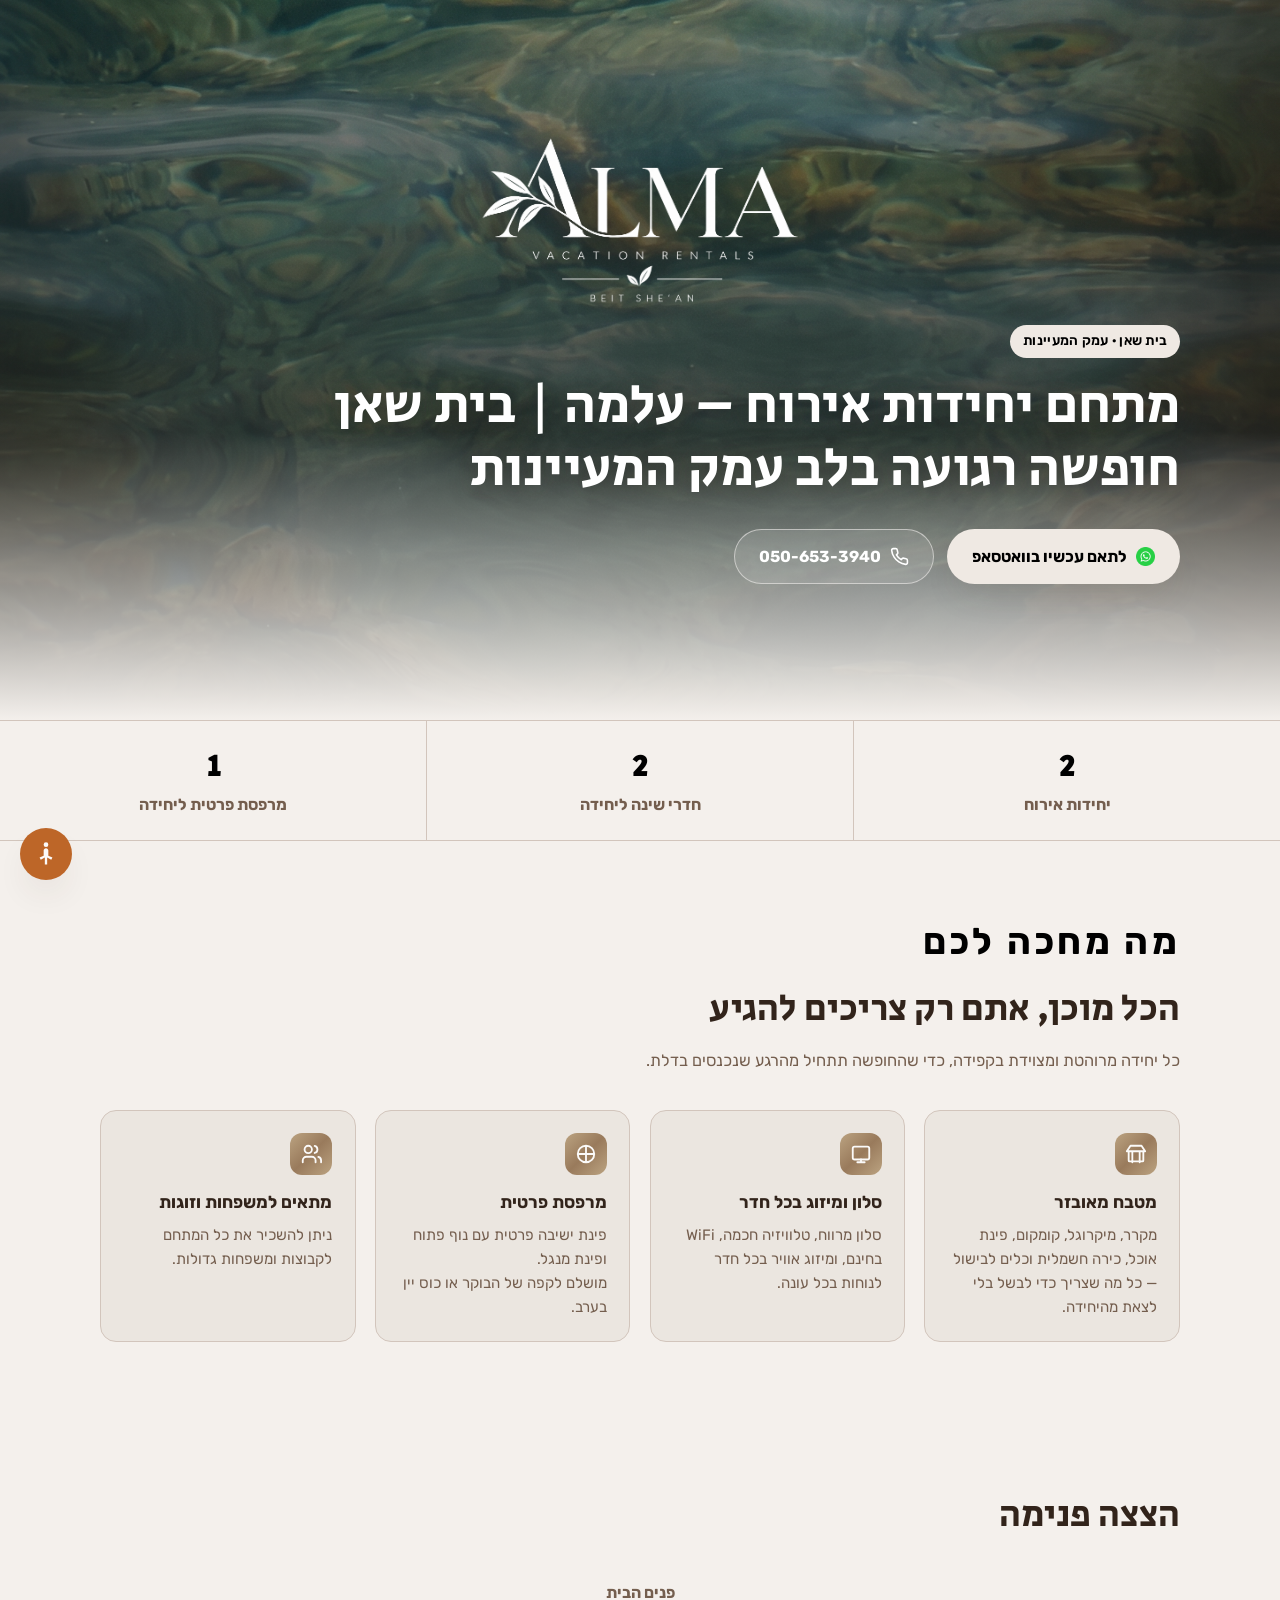
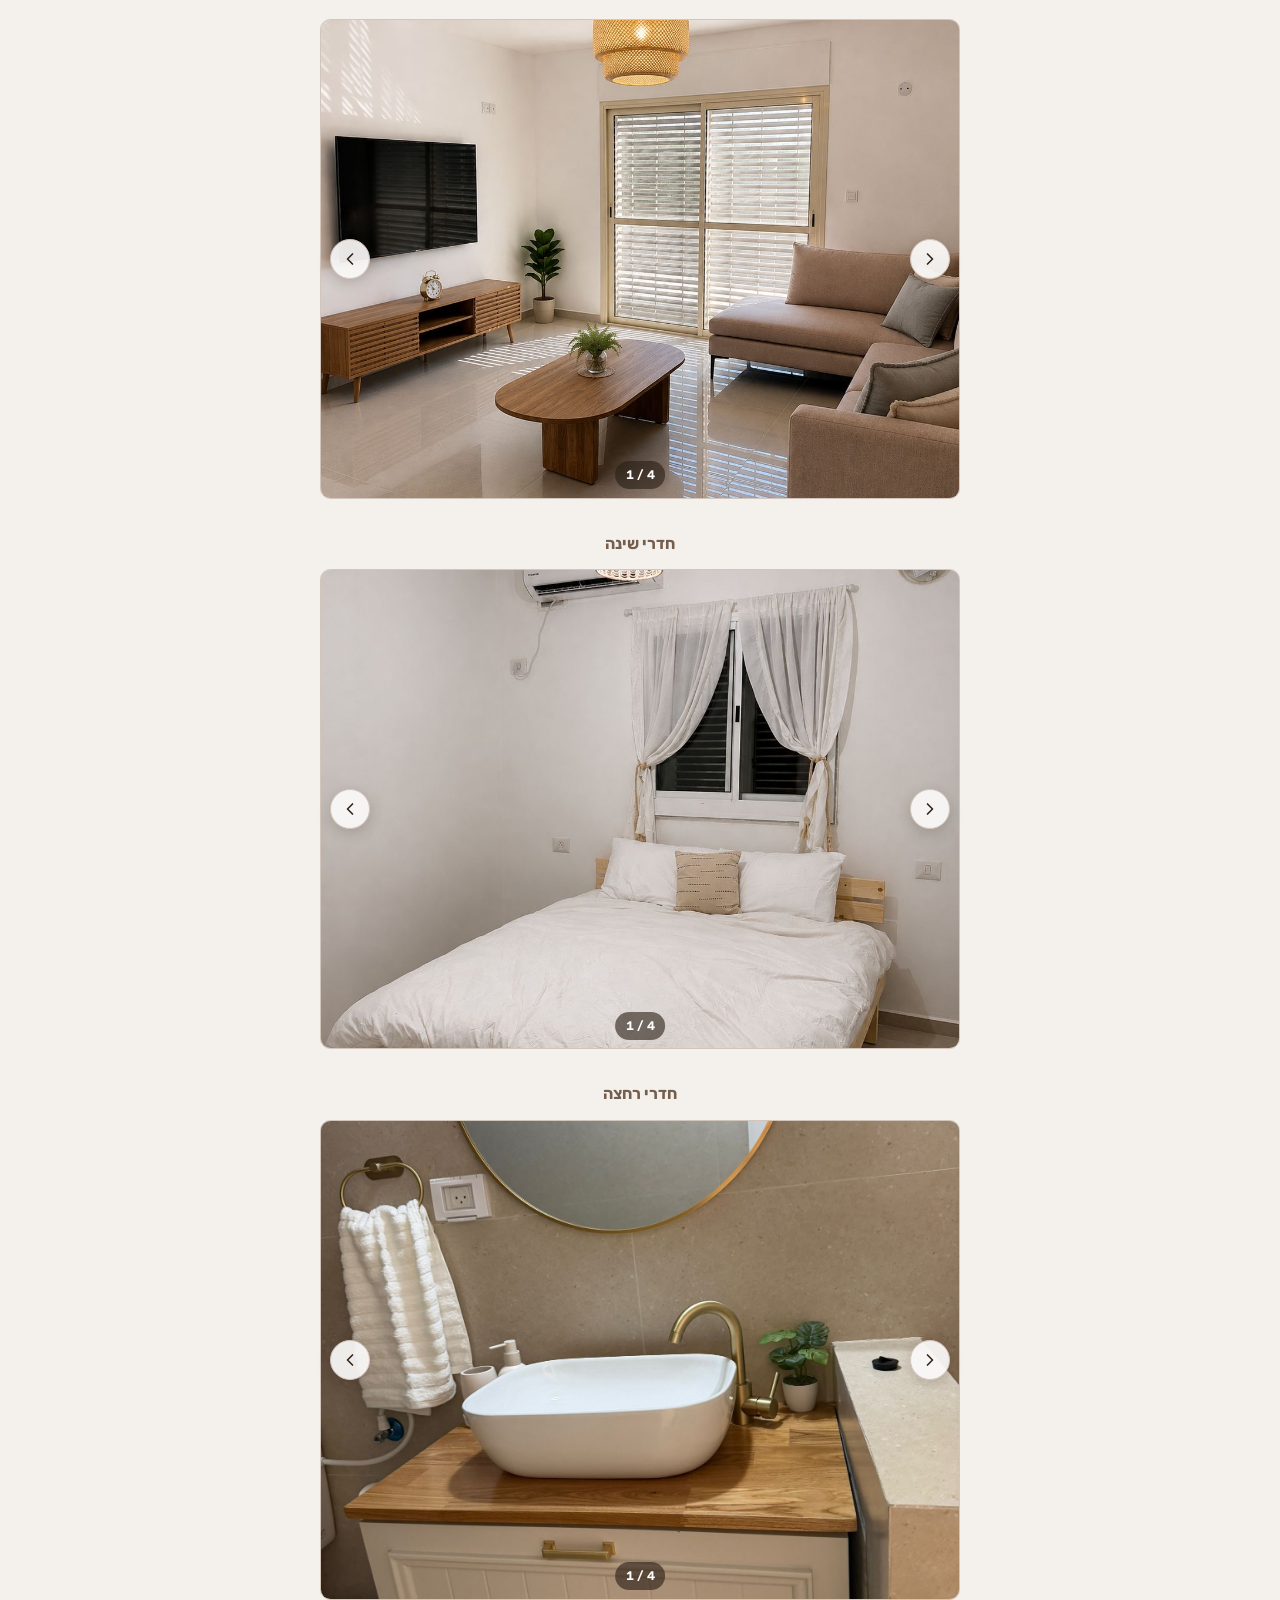
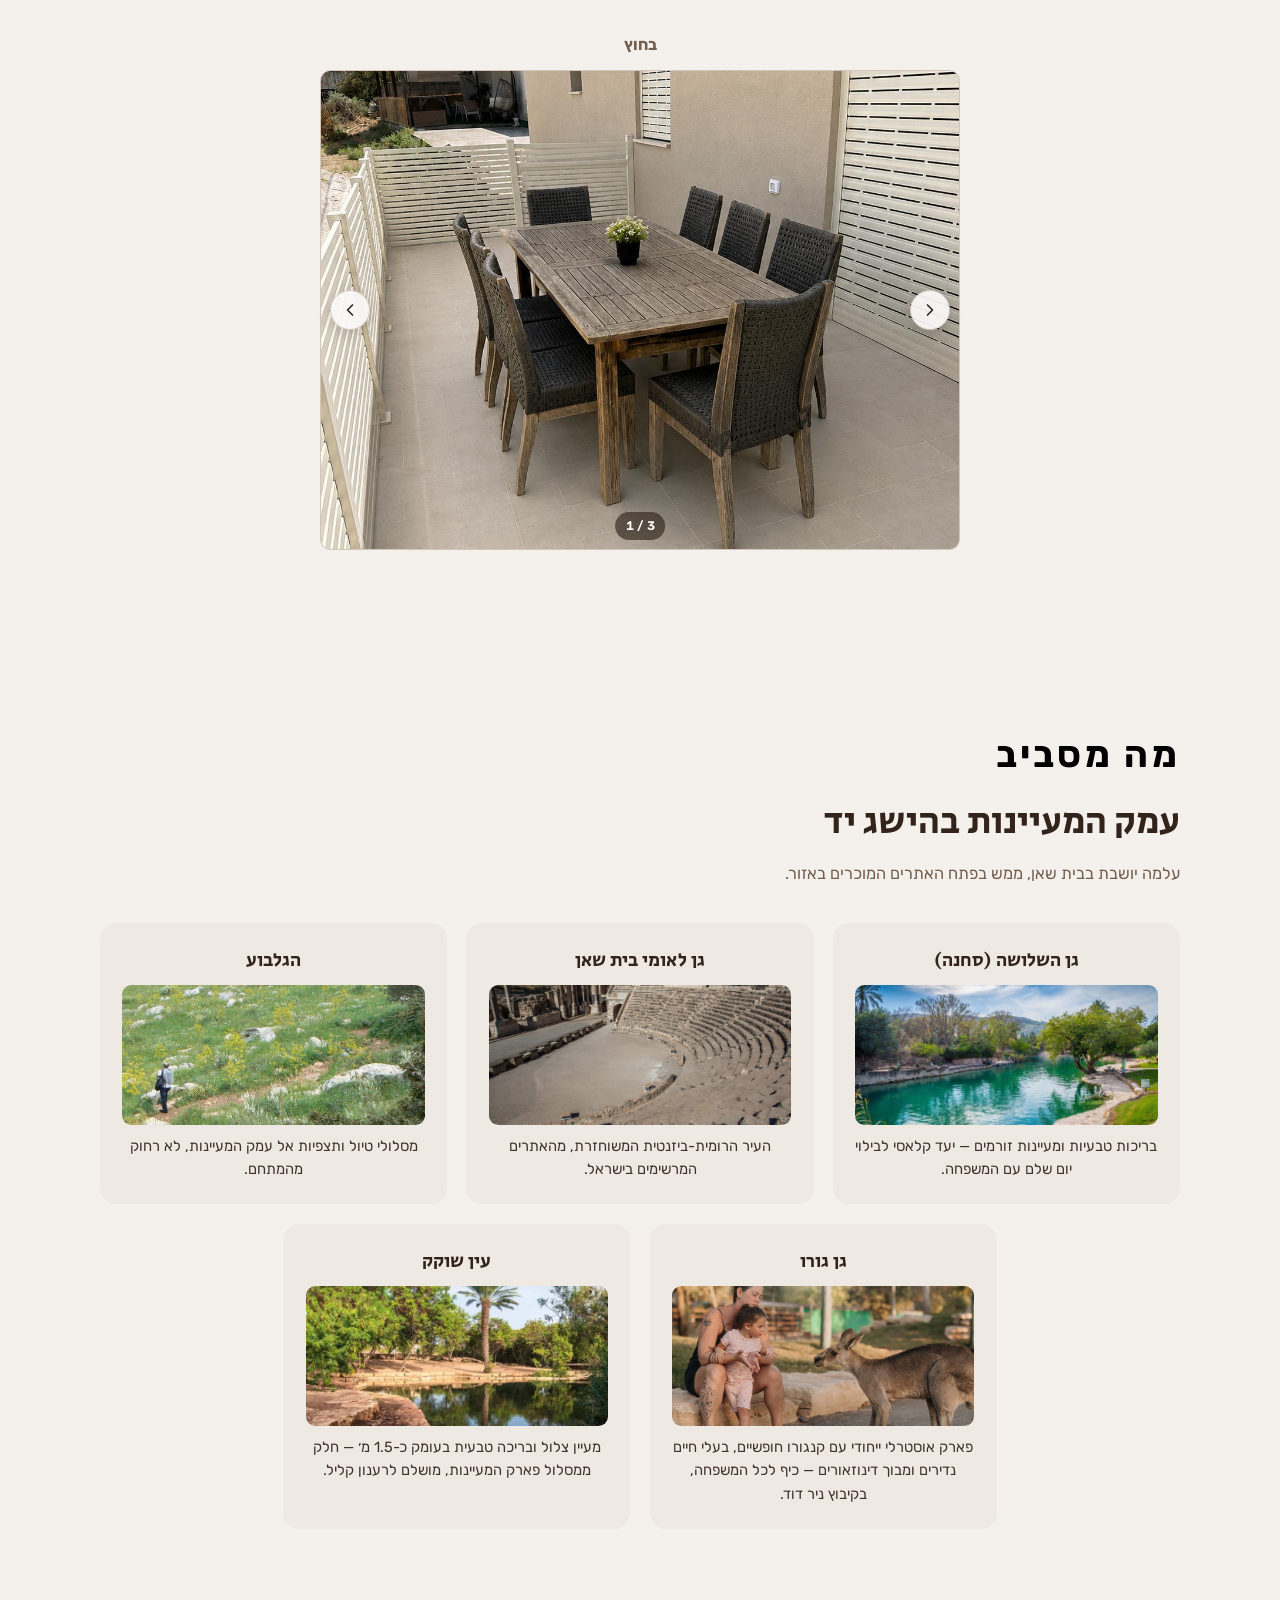
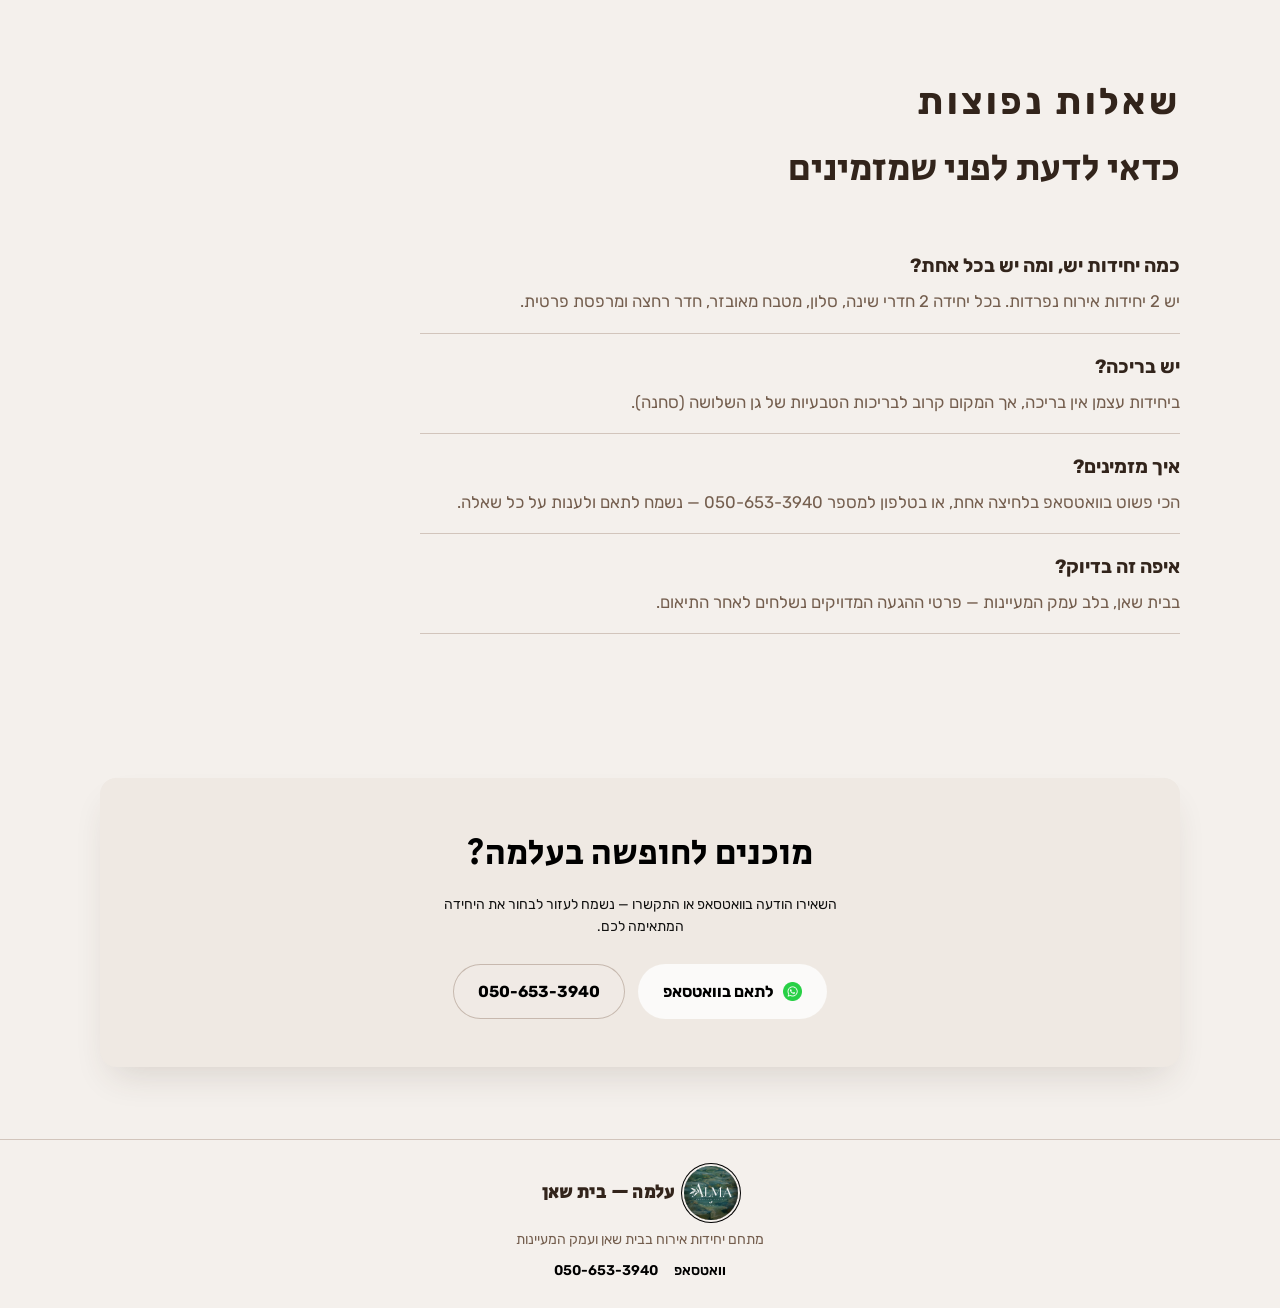
<file: index.html>
<!doctype html><html lang="he" dir="rtl"><head><meta charset=utf8><meta name=viewport content="width=device-width,initial-scale=1,viewport-fit=cover">
<title>עלמה – בית שאן</title>
<meta name="description" content="עלמה – 2 יחידות אירוח בבית שאן, כל יחידה עם 2 חדרי שינה, סלון ומרפסת, בלב עמק המעיינות." />
<link rel="icon" href="images/alma-favicon-new.png" type="image/png">
<link rel="preconnect" href="https://fonts.googleapis.com">
<link rel="preconnect" href="https://fonts.gstatic.com" crossorigin>
<link href="https://fonts.googleapis.com/css2?family=Rubik:wght@400;500;600;700;800;900&family=Secular+One&display=swap" rel="stylesheet">
<link rel="stylesheet" href="styles.css">
</head><body>

<main id="top">

  <section class="hero">
    <div class="wrap">
      <img class="hero-logo" src="images/alma-icon.png" alt="עלמה – מתחם יחידות אירוח" />
      <span class="hero-eyebrow">בית שאן · עמק המעיינות</span>
      <h1>מתחם יחידות אירוח – עלמה | בית שאן<br>חופשה רגועה בלב עמק המעיינות</h1>
      <div class="hero-ctas">
        <a class="btn btn-primary" href="https://wa.me/972506533940?text=%D7%A9%D7%9C%D7%95%D7%9D%2C%20%D7%90%D7%A9%D7%9E%D7%97%20%D7%9C%D7%A9%D7%9E%D7%95%D7%A2%20%D7%A2%D7%9C%20%D7%A4%D7%A8%D7%98%D7%99%D7%9D%20%D7%A2%D7%9C%20%D7%9E%D7%AA%D7%97%D7%9D%20%D7%99%D7%97%D7%99%D7%93%D7%95%D7%AA%20%D7%90%D7%99%D7%A8%D7%95%D7%97%20-%20%D7%A2%D7%9C%D7%9E%D7%94%20%7C%20%D7%91%D7%99%D7%AA%20%D7%A9%D7%90%D7%9F" target="_blank" rel="noopener">
          <img class="wa-icon" src="images/WhatsApp Icon.png" alt="" />
          לתאם עכשיו בוואטסאפ
        </a>
        <a class="btn btn-ghost" href="tel:+972506533940" target="_blank">
          <svg viewBox="0 0 24 24" fill="none" stroke="currentColor" stroke-width="2" stroke-linecap="round" stroke-linejoin="round"><path d="M22 16.92v3a2 2 0 0 1-2.18 2 19.79 19.79 0 0 1-8.63-3.07 19.5 19.5 0 0 1-6-6 19.79 19.79 0 0 1-3.07-8.67A2 2 0 0 1 4.11 2h3a2 2 0 0 1 2 1.72c.127.96.361 1.903.7 2.81a2 2 0 0 1-.45 2.11L8.09 9.91a16 16 0 0 0 6 6l1.27-1.27a2 2 0 0 1 2.11-.45c.907.339 1.85.573 2.81.7A2 2 0 0 1 22 16.92z"/></svg>
          050-653-3940
        </a>
      </div>
    </div>
  </section>

  <div class="facts">
    <div class="fact"><strong>2</strong><span>יחידות אירוח</span></div>
    <div class="fact"><strong>2</strong><span>חדרי שינה ליחידה</span></div>
    <div class="fact"><strong>1</strong><span>מרפסת פרטית ליחידה</span></div>
  </div>

  <section class="wrap">
    <div class="section-head">
      <span class="kicker" style="font-size:clamp(1.6rem,3.4vw,2.3rem);color:#000;">מה מחכה לכם</span>
      <h2>הכל מוכן, אתם רק צריכים להגיע</h2>
      <p>כל יחידה מרוהטת ומצוידת בקפידה, כדי שהחופשה תתחיל מהרגע שנכנסים בדלת.</p>
    </div>
    <div class="feature-grid">
      <div class="feature">
        <div class="ico"><svg viewBox="0 0 24 24" fill="none" stroke="currentColor" stroke-width="2" stroke-linecap="round" stroke-linejoin="round"><path d="M2 9h20M4 9v10a1 1 0 0 0 1 1h14a1 1 0 0 0 1-1V9M8 21V9m8 12V9M2 9l4-6h12l4 6"/></svg></div>
        <h3>מטבח מאובזר</h3>
        <p>מקרר, מיקרוגל, קומקום, פינת אוכל, כירה חשמלית וכלים לבישול — כל מה שצריך כדי לבשל בלי לצאת מהיחידה.</p>
      </div>
      <div class="feature">
        <div class="ico"><svg viewBox="0 0 24 24" fill="none" stroke="currentColor" stroke-width="2" stroke-linecap="round" stroke-linejoin="round"><rect x="3" y="4" width="18" height="14" rx="2"/><path d="M8 21h8M12 18v3"/></svg></div>
        <h3>סלון ומיזוג בכל חדר</h3>
        <p>סלון מרווח, טלוויזיה חכמה, WiFi בחינם, ומיזוג אוויר בכל חדר לנוחות בכל עונה.</p>
      </div>
      <div class="feature">
        <div class="ico"><svg viewBox="0 0 24 24" fill="none" stroke="currentColor" stroke-width="2" stroke-linecap="round" stroke-linejoin="round"><path d="M3 12h18M3 12a9 9 0 0 1 18 0M3 12a9 9 0 0 0 18 0M12 3v18"/></svg></div>
        <h3>מרפסת פרטית</h3>
        <p>פינת ישיבה פרטית עם נוף פתוח ופינת מנגל.<br>מושלם לקפה של הבוקר או כוס יין בערב.</p>
      </div>
      <div class="feature">
        <div class="ico"><svg viewBox="0 0 24 24" fill="none" stroke="currentColor" stroke-width="2" stroke-linecap="round" stroke-linejoin="round"><path d="M17 21v-2a4 4 0 0 0-4-4H7a4 4 0 0 0-4 4v2M9 11a4 4 0 1 0 0-8 4 4 0 0 0 0 8zM23 21v-2a4 4 0 0 0-3-3.87M16 3.13a4 4 0 0 1 0 7.75"/></svg></div>
        <h3>מתאים למשפחות וזוגות</h3>
        <p>ניתן להשכיר את כל המתחם לקבוצות ומשפחות גדולות.</p>
      </div>
    </div>
  </section>

  <section class="wrap">
    <div class="section-head">
      <h2>הצצה פנימה</h2>
    </div>

    <div class="gal-group">
      <h3>פנים הבית</h3>
      <div class="carousel" data-carousel>
        <div class="carousel-viewport">
          <div class="carousel-track">
            <img src="images/living-room-1.jpg" alt="סלון יחידה א׳" />
            <img src="images/living-room-2.jpg" alt="סלון יחידה ב׳" />
            <img src="images/dining-nook.jpg" alt="פינת אוכל פנימית" />
            <img src="images/kitchen.jpg" alt="מטבח מאובזר" />
          </div>
        </div>
        <button type="button" class="car-btn car-prev" data-car-prev aria-label="התמונה הקודמת"><svg viewBox="0 0 24 24" fill="none" stroke="currentColor" stroke-width="2" stroke-linecap="round" stroke-linejoin="round"><path d="M15 18l-6-6 6-6"/></svg></button>
        <button type="button" class="car-btn car-next" data-car-next aria-label="התמונה הבאה"><svg viewBox="0 0 24 24" fill="none" stroke="currentColor" stroke-width="2" stroke-linecap="round" stroke-linejoin="round"><path d="M9 18l6-6-6-6"/></svg></button>
        <div class="car-counter" data-car-counter>1 / 4</div>
      </div>
    </div>

    <div class="gal-group">
      <h3>חדרי שינה</h3>
      <div class="carousel" data-carousel>
        <div class="carousel-viewport">
          <div class="carousel-track">
            <img src="images/bedroom-1.jpg" alt="חדר שינה זוגי, יחידה א׳" />
            <img src="images/bedroom-2.jpg" alt="חדר שינה זוגי, יחידה ב׳" />
            <img src="images/bedroom-2-evening.jpg" alt="חדר שינה זוגי בתאורת ערב" />
            <img src="images/bedroom-twin.jpg" alt="חדר שינה עם שתי מיטות יחיד" />
          </div>
        </div>
        <button type="button" class="car-btn car-prev" data-car-prev aria-label="התמונה הקודמת"><svg viewBox="0 0 24 24" fill="none" stroke="currentColor" stroke-width="2" stroke-linecap="round" stroke-linejoin="round"><path d="M15 18l-6-6 6-6"/></svg></button>
        <button type="button" class="car-btn car-next" data-car-next aria-label="התמונה הבאה"><svg viewBox="0 0 24 24" fill="none" stroke="currentColor" stroke-width="2" stroke-linecap="round" stroke-linejoin="round"><path d="M9 18l6-6-6-6"/></svg></button>
        <div class="car-counter" data-car-counter>1 / 4</div>
      </div>
    </div>

    <div class="gal-group">
      <h3>חדרי רחצה</h3>
      <div class="carousel" data-carousel>
        <div class="carousel-viewport">
          <div class="carousel-track">
            <img src="images/bathroom-1.jpg" alt="חדר רחצה עם כיור עומד ומראה זהב" />
            <img src="images/bathroom-2.jpg" alt="חדר רחצה עם מקלחת גשם" />
            <img src="images/bathroom-3.jpg" alt="חדר רחצה, יחידה ב׳" />
            <img src="images/bathroom-4.jpg" alt="כיור וחדר רחצה מעוצב" />
          </div>
        </div>
        <button type="button" class="car-btn car-prev" data-car-prev aria-label="התמונה הקודמת"><svg viewBox="0 0 24 24" fill="none" stroke="currentColor" stroke-width="2" stroke-linecap="round" stroke-linejoin="round"><path d="M15 18l-6-6 6-6"/></svg></button>
        <button type="button" class="car-btn car-next" data-car-next aria-label="התמונה הבאה"><svg viewBox="0 0 24 24" fill="none" stroke="currentColor" stroke-width="2" stroke-linecap="round" stroke-linejoin="round"><path d="M9 18l6-6-6-6"/></svg></button>
        <div class="car-counter" data-car-counter>1 / 4</div>
      </div>
    </div>

    <div class="gal-group">
      <h3>בחוץ</h3>
      <div class="carousel" data-carousel>
        <div class="carousel-viewport">
          <div class="carousel-track">
            <img src="images/terrace-dining.jpg" alt="פינת ישיבה משותפת בחצר, שולחן עץ ארוך" />
            <img src="images/balcony.jpg" alt="מרפסת פרטית עם נוף פתוח" />
            <img src="images/welcome-tray.jpg" alt="מגש קבלת פנים — פירות ויין" />
          </div>
        </div>
        <button type="button" class="car-btn car-prev" data-car-prev aria-label="התמונה הקודמת"><svg viewBox="0 0 24 24" fill="none" stroke="currentColor" stroke-width="2" stroke-linecap="round" stroke-linejoin="round"><path d="M15 18l-6-6 6-6"/></svg></button>
        <button type="button" class="car-btn car-next" data-car-next aria-label="התמונה הבאה"><svg viewBox="0 0 24 24" fill="none" stroke="currentColor" stroke-width="2" stroke-linecap="round" stroke-linejoin="round"><path d="M9 18l6-6-6-6"/></svg></button>
        <div class="car-counter" data-car-counter>1 / 3</div>
      </div>
    </div>
  </section>

  <section class="wrap">
    <div class="section-head">
      <span class="kicker" style="font-size:clamp(1.6rem,3.4vw,2.3rem);color:#000;">מה מסביב</span>
      <h2>עמק המעיינות בהישג יד</h2>
      <p>עלמה יושבת בבית שאן, ממש בפתח האתרים המוכרים באזור.</p>
    </div>
    <div class="attractions">
      <div class="attraction">
        <h3>גן השלושה (סחנה)</h3>
        <img src="images/gan-hashlosha.jpg" alt="גן השלושה (הסחנה)" />
        <p>בריכות טבעיות ומעיינות זורמים — יעד קלאסי לבילוי יום שלם עם המשפחה.</p>
      </div>
      <div class="attraction">
        <h3>גן לאומי בית שאן</h3>
        <img src="images/beit-shean-park.jpg" alt="גן לאומי בית שאן" />
        <p>העיר הרומית-ביזנטית המשוחזרת, מהאתרים המרשימים בישראל.</p>
      </div>
      <div class="attraction">
        <h3>הגלבוע</h3>
        <img src="images/gilboa.jpg" alt="הגלבוע" />
        <p>מסלולי טיול ותצפיות אל עמק המעיינות, לא רחוק מהמתחם.</p>
      </div>
      <div class="attraction">
        <h3>גן גורו</h3>
        <img src="images/gan-guru.jpg" alt="גן גורו" />
        <p>פארק אוסטרלי ייחודי עם קנגורו חופשיים, בעלי חיים נדירים ומבוך דינוזאורים — כיף לכל המשפחה, בקיבוץ ניר דוד.</p>
      </div>
      <div class="attraction">
        <h3>עין שוקק</h3>
        <img src="images/ein-shokek.jpg" alt="עין שוקק" />
        <p>מעיין צלול ובריכה טבעית בעומק כ-1.5 מ׳ — חלק ממסלול פארק המעיינות, מושלם לרענון קליל.</p>
      </div>
    </div>
  </section>

  <section class="wrap">
    <div class="section-head">
      <span class="kicker" style="font-size:clamp(1.6rem,3.4vw,2.3rem);color:hsl(var(--foreground));">שאלות נפוצות</span>
      <h2>כדאי לדעת לפני שמזמינים</h2>
    </div>
    <div class="faq">
      <div class="faq-item">
        <h3>כמה יחידות יש, ומה יש בכל אחת?</h3>
        <p>יש 2 יחידות אירוח נפרדות. בכל יחידה 2 חדרי שינה, סלון, מטבח מאובזר, חדר רחצה ומרפסת פרטית.</p>
      </div>
      <div class="faq-item">
        <h3>יש בריכה?</h3>
        <p>ביחידות עצמן אין בריכה, אך המקום קרוב לבריכות הטבעיות של גן השלושה (סחנה).</p>
      </div>
      <div class="faq-item">
        <h3>איך מזמינים?</h3>
        <p>הכי פשוט בוואטסאפ בלחיצה אחת, או בטלפון למספר 050-653-3940 — נשמח לתאם ולענות על כל שאלה.</p>
      </div>
      <div class="faq-item">
        <h3>איפה זה בדיוק?</h3>
        <p>בבית שאן, בלב עמק המעיינות — פרטי ההגעה המדויקים נשלחים לאחר התיאום.</p>
      </div>
    </div>
  </section>

  <section class="wrap">
    <div class="cta-band">
      <h2>מוכנים לחופשה בעלמה?</h2>
      <p>השאירו הודעה בוואטסאפ או התקשרו — נשמח לעזור לבחור את היחידה המתאימה לכם.</p>
      <div class="hero-ctas">
        <a class="btn btn-primary" style="background:hsl(30 25% 98%);color:#000;box-shadow:none;" href="https://wa.me/972506533940?text=%D7%A9%D7%9C%D7%95%D7%9D%2C%20%D7%90%D7%A9%D7%9E%D7%97%20%D7%9C%D7%A9%D7%9E%D7%95%D7%A2%20%D7%A2%D7%9C%20%D7%A4%D7%A8%D7%98%D7%99%D7%9D%20%D7%A2%D7%9C%20%D7%9E%D7%AA%D7%97%D7%9D%20%D7%99%D7%97%D7%99%D7%93%D7%95%D7%AA%20%D7%90%D7%99%D7%A8%D7%95%D7%97%20-%20%D7%A2%D7%9C%D7%9E%D7%94%20%7C%20%D7%91%D7%99%D7%AA%20%D7%A9%D7%90%D7%9F" target="_blank" rel="noopener">
          <img class="wa-icon" src="images/WhatsApp Icon.png" alt="" />
          לתאם בוואטסאפ
        </a>
        <a class="btn btn-ghost" href="tel:+972506533940" target="_blank">050-653-3940</a>
      </div>
    </div>
  </section>

</main>

<div class="a11y-widget">
  <button type="button" class="a11y-toggle" id="a11yToggle" aria-expanded="false" aria-controls="a11yPanel" aria-label="תפריט נגישות">
    <svg viewBox="0 0 24 24" fill="currentColor" aria-hidden="true"><circle cx="12" cy="4" r="2"/><path d="M12 7c-1.1 0-2 .9-2 2v4.5L6.5 15l1 1.9L11 15v6h2v-6l3.5 1.9 1-1.9L14 13.5V9c0-1.1-.9-2-2-2z"/></svg>
  </button>
  <div class="a11y-panel" id="a11yPanel" role="menu" aria-label="אפשרויות נגישות" hidden>
    <button type="button" role="menuitem" data-a11y="font-up">הגדלת טקסט A+</button>
    <button type="button" role="menuitem" data-a11y="font-down">הקטנת טקסט A-</button>
    <button type="button" role="menuitem" data-a11y="contrast">ניגודיות גבוהה</button>
    <button type="button" role="menuitem" data-a11y="grayscale">גווני אפור</button>
    <button type="button" role="menuitem" data-a11y="underline">הדגשת קישורים</button>
    <button type="button" role="menuitem" data-a11y="reset">איפוס תצוגה</button>
  </div>
</div>

<footer>
  <a class="brand" href="#top">
    <img src="logo.jpg" alt="עלמה" />
    <span>עלמה — בית שאן</span>
  </a>
  <div>מתחם יחידות אירוח בבית שאן ועמק המעיינות</div>
  <div class="foot-links">
    <a href="https://wa.me/972506533940?text=%D7%A9%D7%9C%D7%95%D7%9D%2C%20%D7%90%D7%A9%D7%9E%D7%97%20%D7%9C%D7%A9%D7%9E%D7%95%D7%A2%20%D7%A2%D7%9C%20%D7%A4%D7%A8%D7%98%D7%99%D7%9D%20%D7%A2%D7%9C%20%D7%9E%D7%AA%D7%97%D7%9D%20%D7%99%D7%97%D7%99%D7%93%D7%95%D7%AA%20%D7%90%D7%99%D7%A8%D7%95%D7%97%20-%20%D7%A2%D7%9C%D7%9E%D7%94%20%7C%20%D7%91%D7%99%D7%AA%20%D7%A9%D7%90%D7%9F">וואטסאפ</a>
    <a href="tel:+972506533940" target="_blank">050-653-3940</a>
  </div>
</footer>

<script src="script.js"></script>

</body></html>
</file>
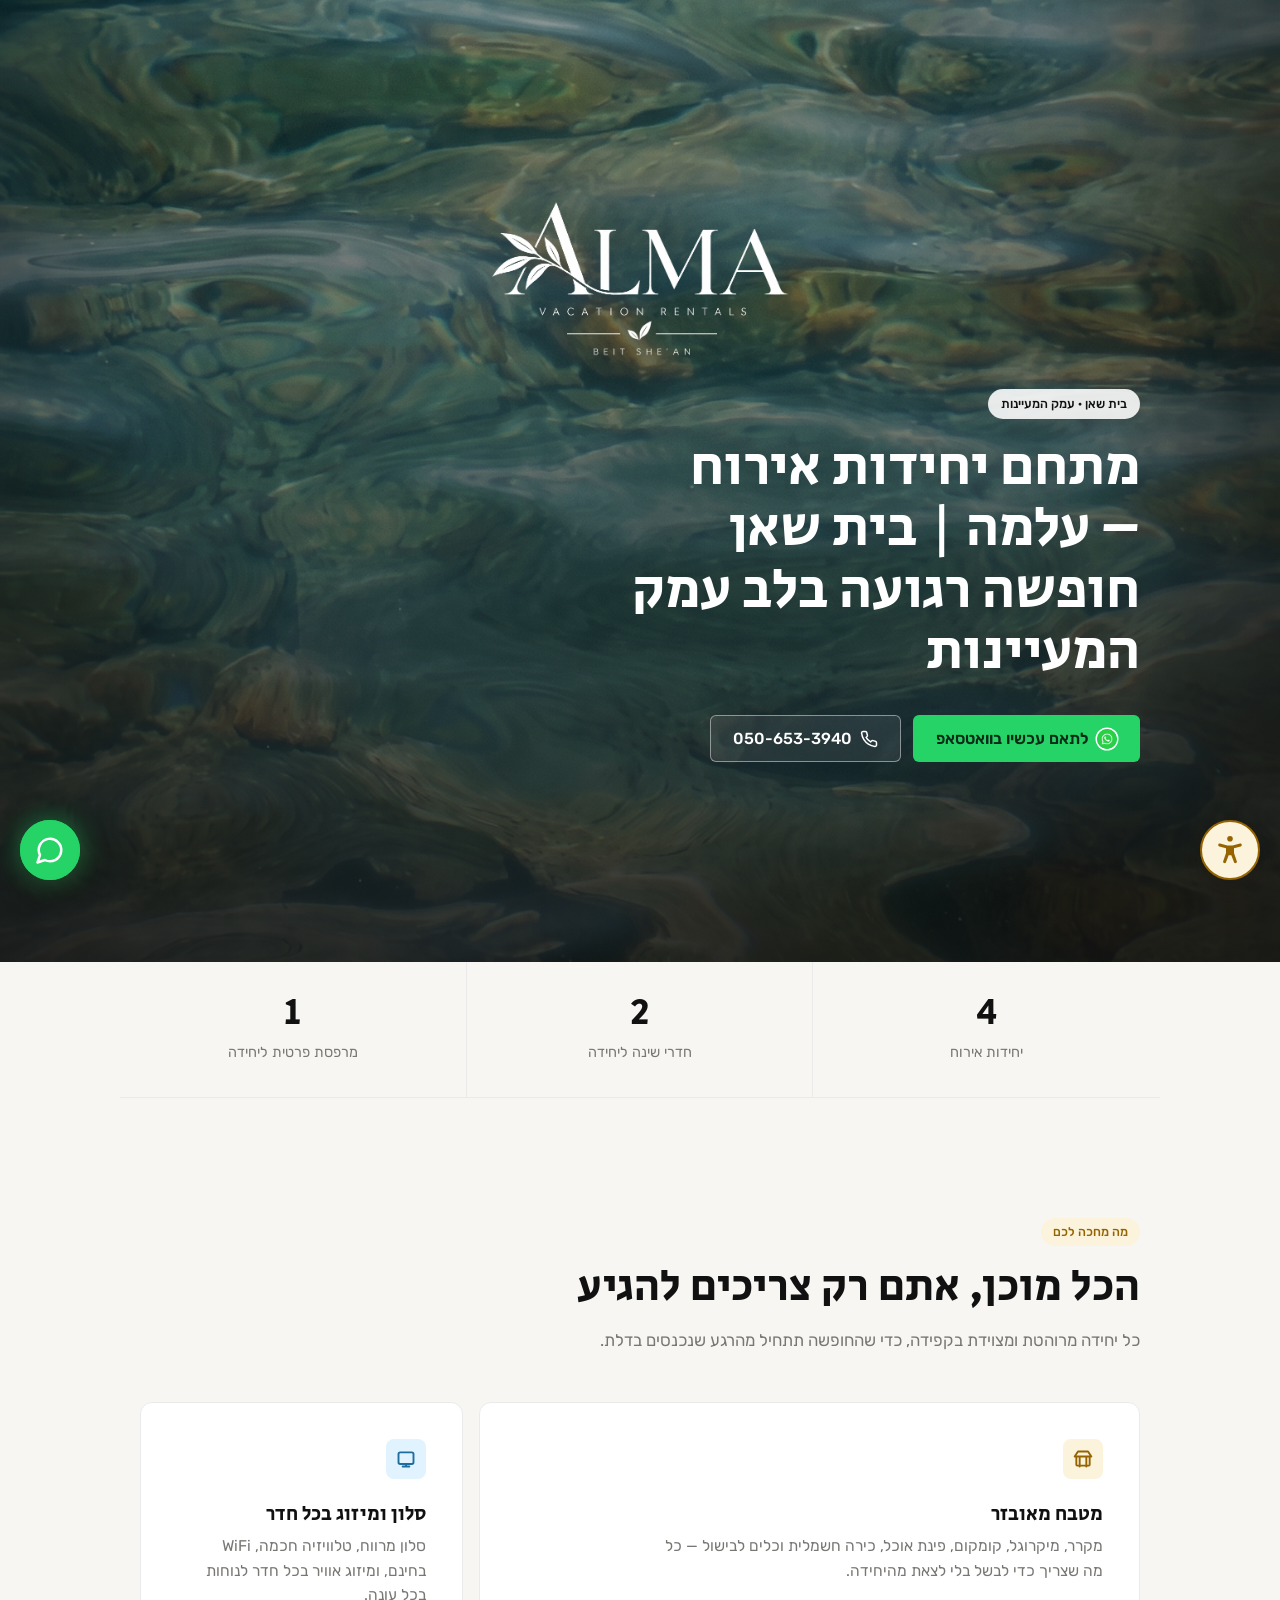
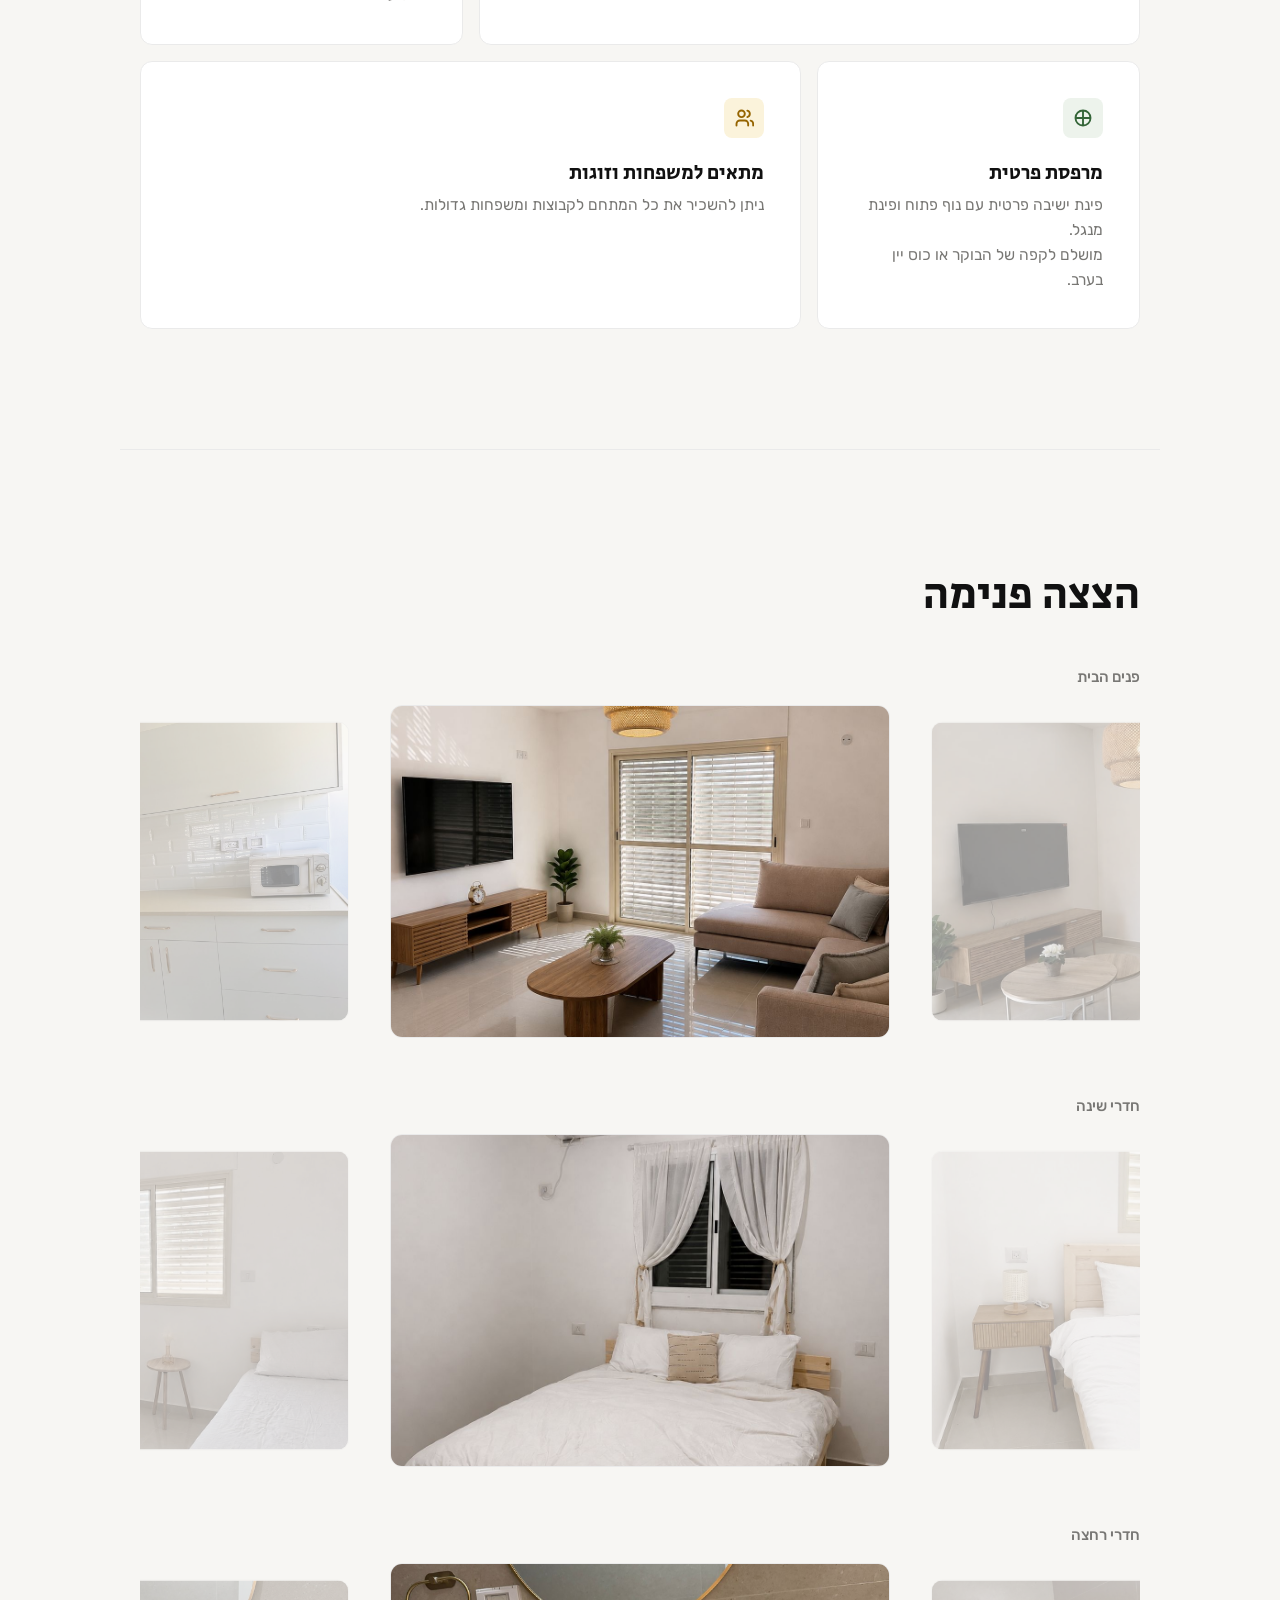
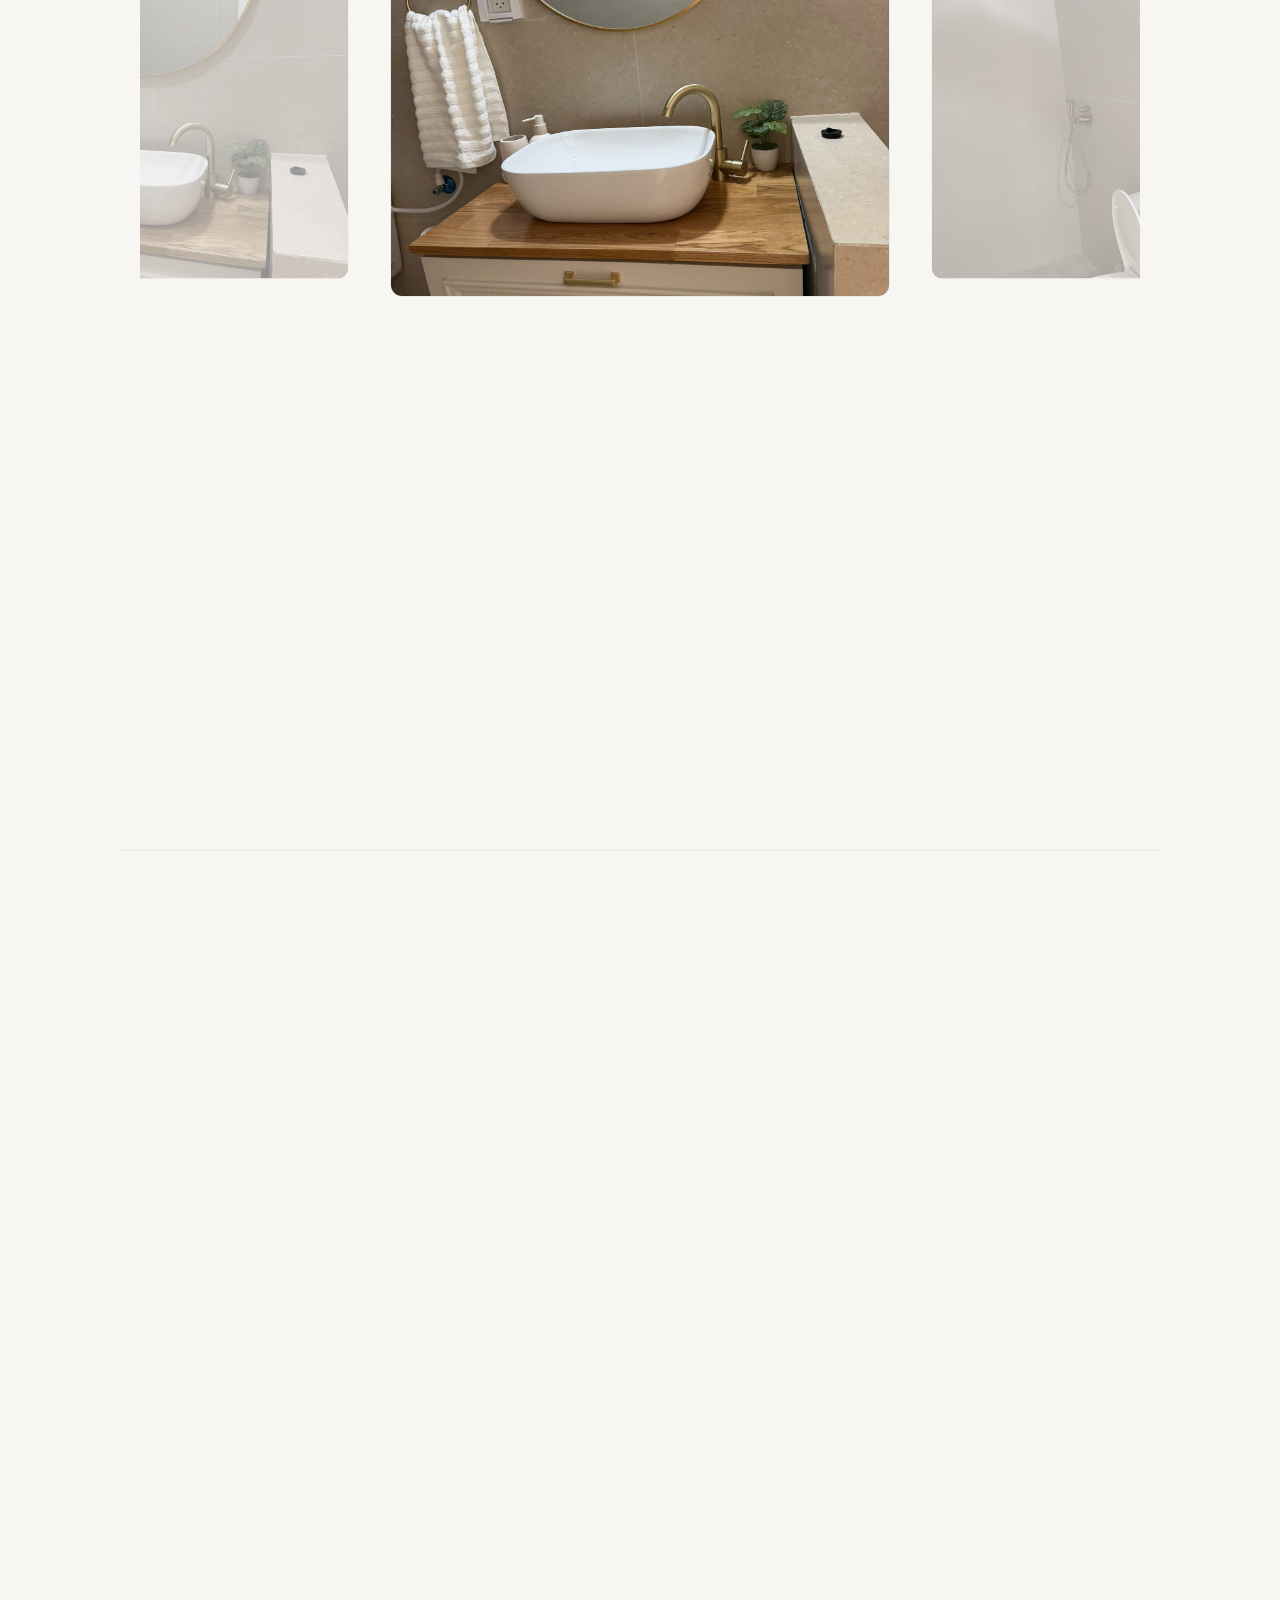
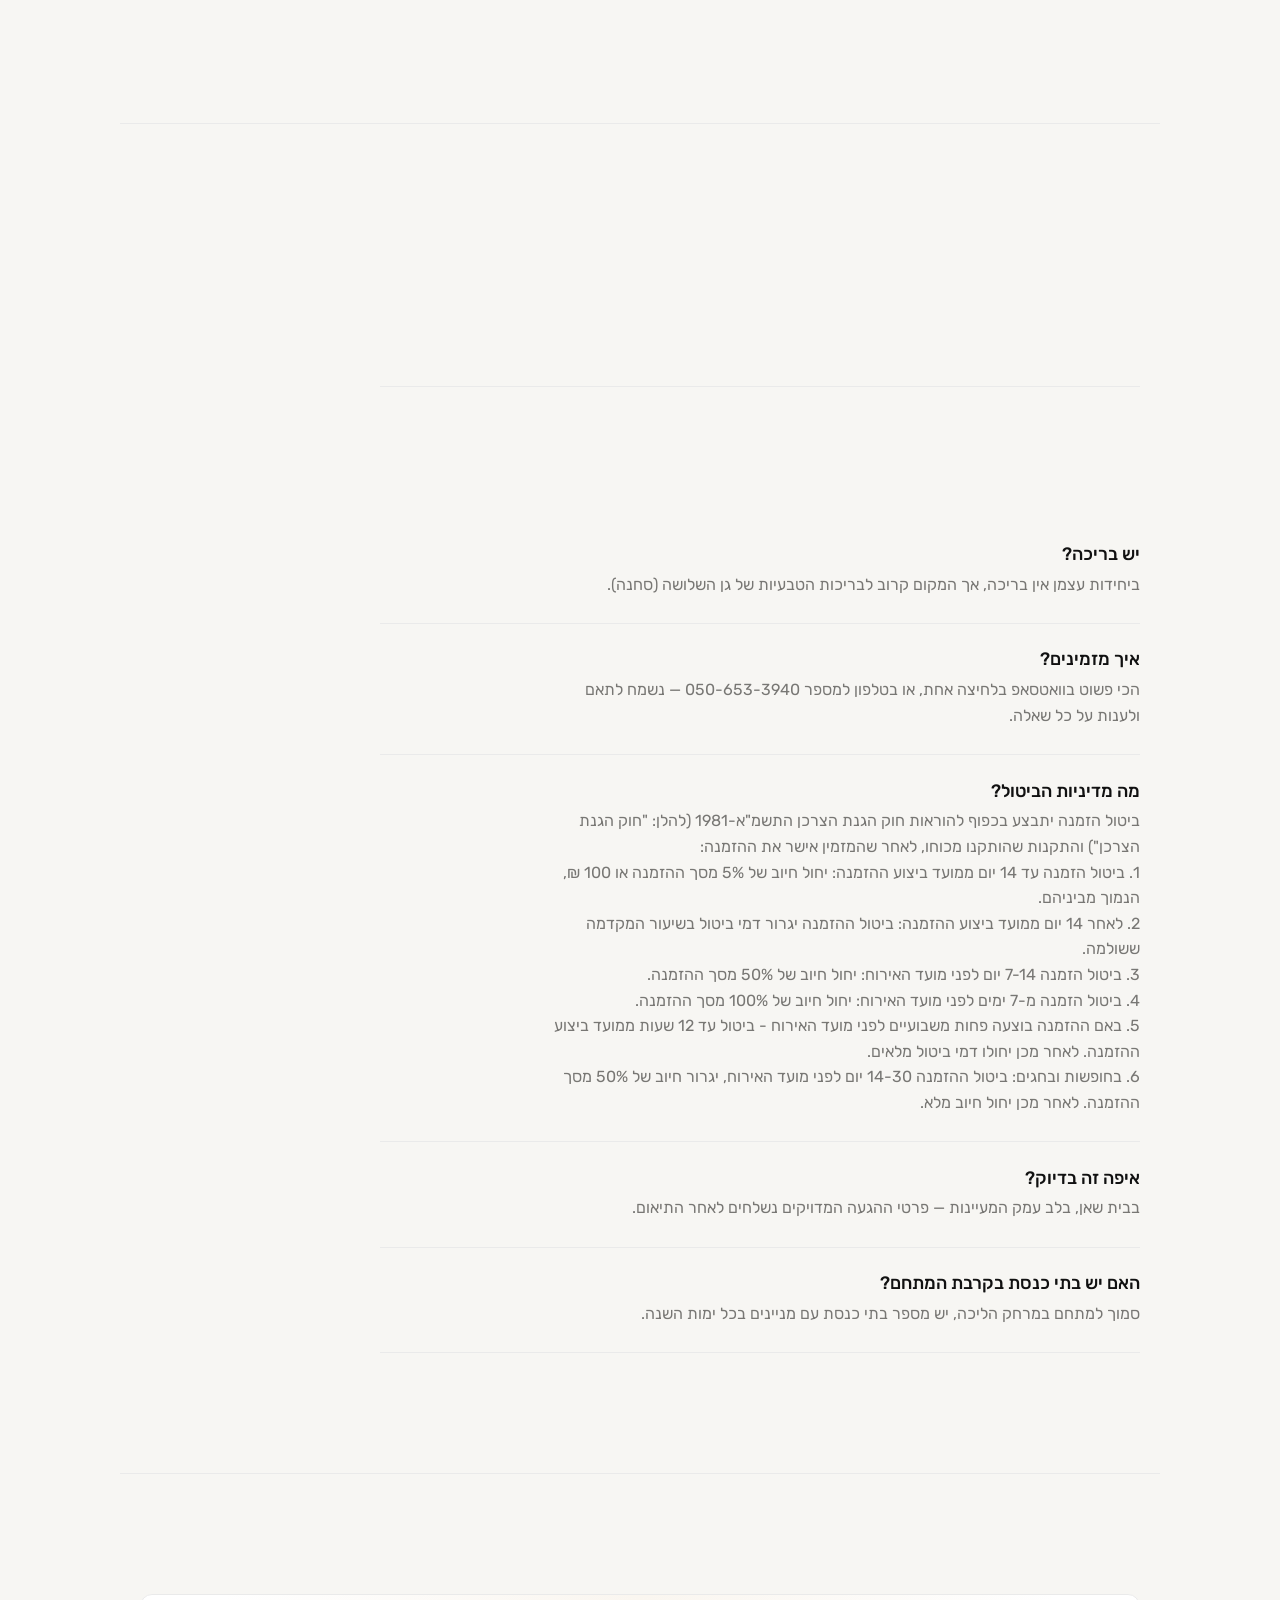
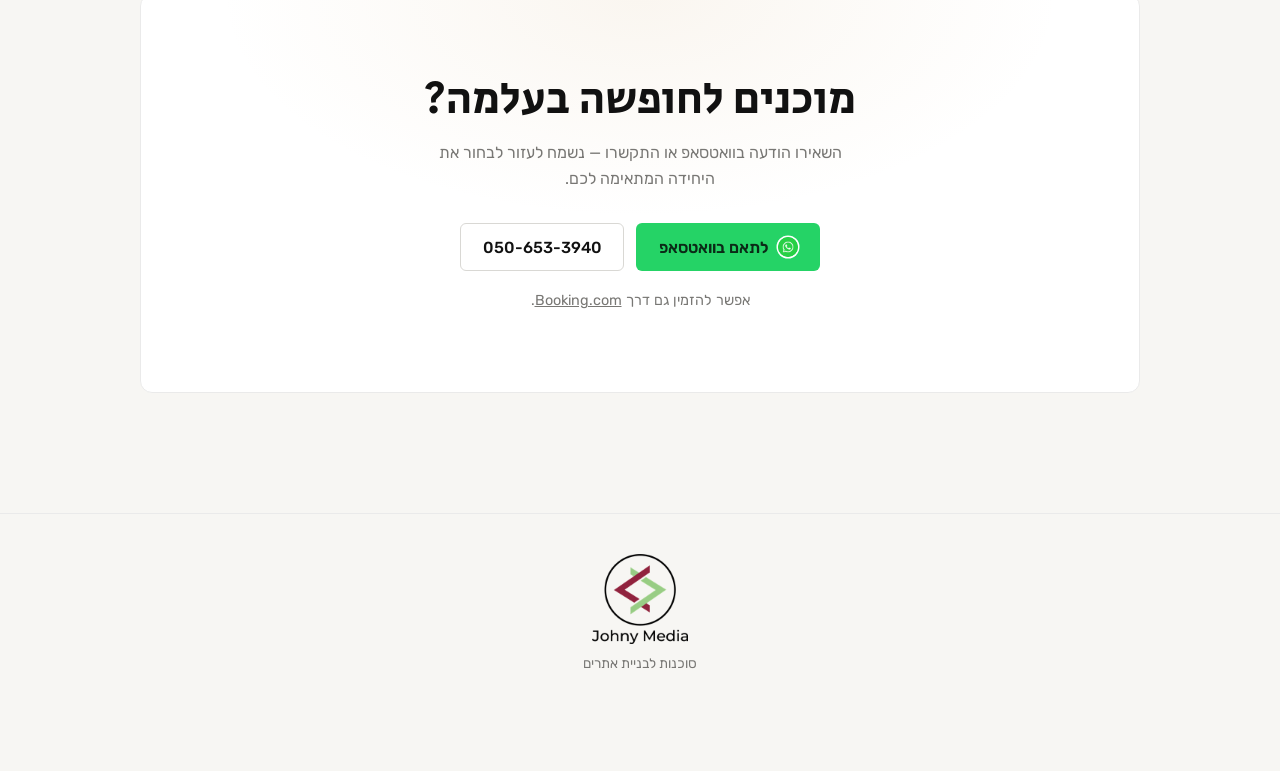
<file: site/index.html>
<!doctype html><html lang="he" dir="rtl"><head><meta charset=utf8><meta name=viewport content="width=device-width,initial-scale=1,viewport-fit=cover">
<title>עלמה – בית שאן</title>
<meta name="description" content="עלמה – 4 יחידות אירוח בבית שאן, כל יחידה עם 2 חדרי שינה, סלון ומרפסת, בלב עמק המעיינות." />
<link rel="canonical" href="https://alma-hosting.co.il/" />
<link rel="icon" href="images/alma-favicon-new.png" type="image/png">
<link rel="preconnect" href="https://fonts.googleapis.com">
<link rel="preconnect" href="https://fonts.gstatic.com" crossorigin>
<link href="https://fonts.googleapis.com/css2?family=Rubik:wght@400;500;600;700;800;900&family=Secular+One&display=swap" rel="stylesheet">
<link rel="stylesheet" href="styles.css">
</head><body>

<main id="top">

  <section class="hero">
    <div class="wrap">
      <img class="hero-logo" src="images/alma-icon.png" alt="עלמה – מתחם יחידות אירוח" />
      <span class="hero-eyebrow">בית שאן · עמק המעיינות</span>
      <h1>מתחם יחידות אירוח – עלמה | בית שאן<br>חופשה רגועה בלב עמק המעיינות</h1>
      <div class="hero-ctas">
        <a class="btn btn-wa" href="https://wa.me/972506533940?text=%D7%A9%D7%9C%D7%95%D7%9D%2C%20%D7%90%D7%A9%D7%9E%D7%97%20%D7%9C%D7%A9%D7%9E%D7%95%D7%A2%20%D7%A2%D7%9C%20%D7%A4%D7%A8%D7%98%D7%99%D7%9D%20%D7%A2%D7%9C%20%D7%9E%D7%AA%D7%97%D7%9D%20%D7%99%D7%97%D7%99%D7%93%D7%95%D7%AA%20%D7%90%D7%99%D7%A8%D7%95%D7%97%20-%20%D7%A2%D7%9C%D7%9E%D7%94%20%7C%20%D7%91%D7%99%D7%AA%20%D7%A9%D7%90%D7%9F" target="_blank" rel="noopener">
          <img class="wa-icon" src="images/WhatsApp Icon.png" alt="" />
          לתאם עכשיו בוואטסאפ
        </a>
        <a class="btn btn-ghost" href="tel:+972506533940" target="_blank">
          <svg viewBox="0 0 24 24" fill="none" stroke="currentColor" stroke-width="2" stroke-linecap="round" stroke-linejoin="round"><path d="M22 16.92v3a2 2 0 0 1-2.18 2 19.79 19.79 0 0 1-8.63-3.07 19.5 19.5 0 0 1-6-6 19.79 19.79 0 0 1-3.07-8.67A2 2 0 0 1 4.11 2h3a2 2 0 0 1 2 1.72c.127.96.361 1.903.7 2.81a2 2 0 0 1-.45 2.11L8.09 9.91a16 16 0 0 0 6 6l1.27-1.27a2 2 0 0 1 2.11-.45c.907.339 1.85.573 2.81.7A2 2 0 0 1 22 16.92z"/></svg>
          050-653-3940
        </a>
      </div>
    </div>
  </section>

  <div class="facts">
    <div class="fact"><strong>4</strong><span>יחידות אירוח</span></div>
    <div class="fact"><strong>2</strong><span>חדרי שינה ליחידה</span></div>
    <div class="fact"><strong>1</strong><span>מרפסת פרטית ליחידה</span></div>
  </div>

  <section class="wrap">
    <div class="section-head">
      <span class="kicker">מה מחכה לכם</span>
      <h2>הכל מוכן, אתם רק צריכים להגיע</h2>
      <p>כל יחידה מרוהטת ומצוידת בקפידה, כדי שהחופשה תתחיל מהרגע שנכנסים בדלת.</p>
    </div>
    <div class="feature-grid">
      <div class="feature">
        <div class="ico"><svg viewBox="0 0 24 24" fill="none" stroke="currentColor" stroke-width="2" stroke-linecap="round" stroke-linejoin="round"><path d="M2 9h20M4 9v10a1 1 0 0 0 1 1h14a1 1 0 0 0 1-1V9M8 21V9m8 12V9M2 9l4-6h12l4 6"/></svg></div>
        <h3>מטבח מאובזר</h3>
        <p>מקרר, מיקרוגל, קומקום, פינת אוכל, כירה חשמלית וכלים לבישול — כל מה שצריך כדי לבשל בלי לצאת מהיחידה.</p>
      </div>
      <div class="feature">
        <div class="ico"><svg viewBox="0 0 24 24" fill="none" stroke="currentColor" stroke-width="2" stroke-linecap="round" stroke-linejoin="round"><rect x="3" y="4" width="18" height="14" rx="2"/><path d="M8 21h8M12 18v3"/></svg></div>
        <h3>סלון ומיזוג בכל חדר</h3>
        <p>סלון מרווח, טלוויזיה חכמה, WiFi בחינם, ומיזוג אוויר בכל חדר לנוחות בכל עונה.</p>
      </div>
      <div class="feature">
        <div class="ico"><svg viewBox="0 0 24 24" fill="none" stroke="currentColor" stroke-width="2" stroke-linecap="round" stroke-linejoin="round"><path d="M3 12h18M3 12a9 9 0 0 1 18 0M3 12a9 9 0 0 0 18 0M12 3v18"/></svg></div>
        <h3>מרפסת פרטית</h3>
        <p>פינת ישיבה פרטית עם נוף פתוח ופינת מנגל.<br>מושלם לקפה של הבוקר או כוס יין בערב.</p>
      </div>
      <div class="feature">
        <div class="ico"><svg viewBox="0 0 24 24" fill="none" stroke="currentColor" stroke-width="2" stroke-linecap="round" stroke-linejoin="round"><path d="M17 21v-2a4 4 0 0 0-4-4H7a4 4 0 0 0-4 4v2M9 11a4 4 0 1 0 0-8 4 4 0 0 0 0 8zM23 21v-2a4 4 0 0 0-3-3.87M16 3.13a4 4 0 0 1 0 7.75"/></svg></div>
        <h3>מתאים למשפחות וזוגות</h3>
        <p>ניתן להשכיר את כל המתחם לקבוצות ומשפחות גדולות.</p>
      </div>
    </div>
  </section>

  <section class="wrap">
    <div class="section-head">
      <h2>הצצה פנימה</h2>
    </div>

    <div data-content="gallery">
    <div class="gal-group">
      <h3>פנים הבית</h3>
      <div class="carousel" data-carousel>
        <div class="carousel-viewport">
          <div class="carousel-track">
            <img src="images/living-room-1.jpg" alt="סלון" />
            <img src="images/living-room-2.jpg" alt="סלון, זווית נוספת" />
            <img src="images/dining-nook.jpg" alt="פינת אוכל פנימית" />
            <img src="images/kitchen.jpg" alt="מטבח מאובזר" />
          </div>
        </div>
      </div>
    </div>

    <div class="gal-group">
      <h3>חדרי שינה</h3>
      <div class="carousel" data-carousel>
        <div class="carousel-viewport">
          <div class="carousel-track">
            <img src="images/bedroom-1.jpg" alt="חדר שינה זוגי" />
            <img src="images/bedroom-2.jpg" alt="חדר שינה זוגי, זווית נוספת" />
            <img src="images/bedroom-2-evening.jpg" alt="חדר שינה זוגי בתאורת ערב" />
            <img src="images/bedroom-twin.jpg" alt="חדר שינה עם שתי מיטות יחיד" />
          </div>
        </div>
      </div>
    </div>

    <div class="gal-group">
      <h3>חדרי רחצה</h3>
      <div class="carousel" data-carousel>
        <div class="carousel-viewport">
          <div class="carousel-track">
            <img src="images/bathroom-1.jpg" alt="חדר רחצה עם כיור עומד ומראה זהב" />
            <img src="images/bathroom-2.jpg" alt="חדר רחצה עם מקלחת גשם" />
            <img src="images/bathroom-3.jpg" alt="חדר רחצה" />
            <img src="images/bathroom-4.jpg" alt="כיור וחדר רחצה מעוצב" />
          </div>
        </div>
      </div>
    </div>

    <div class="gal-group">
      <h3>בחוץ</h3>
      <div class="carousel" data-carousel>
        <div class="carousel-viewport">
          <div class="carousel-track">
            <img src="images/terrace-dining.jpg" alt="פינת ישיבה משותפת בחצר, שולחן עץ ארוך" />
            <img src="images/balcony.jpg" alt="מרפסת פרטית עם נוף פתוח" />
            <img src="images/welcome-tray.jpg" alt="מגש קבלת פנים — פירות ויין" />
          </div>
        </div>
      </div>
    </div>
    </div>
  </section>

  <section class="wrap">
    <div class="section-head">
      <span class="kicker">מה מסביב</span>
      <h2>עמק המעיינות בהישג יד</h2>
      <p>עלמה יושבת בבית שאן, ממש בפתח האתרים המוכרים באזור.</p>
    </div>
    <div class="carousel attractions-carousel" data-carousel>
      <div class="carousel-track attractions">
      <div class="attraction">
        <h3>גן השלושה (סחנה)</h3>
        <img src="images/gan-hashlosha.jpg" alt="גן השלושה (הסחנה)" />
        <p>בריכות טבעיות ומעיינות זורמים — יעד קלאסי לבילוי יום שלם עם המשפחה.</p>
      </div>
      <div class="attraction">
        <h3>גן לאומי בית שאן</h3>
        <img src="images/beit-shean-park.jpg" alt="גן לאומי בית שאן" />
        <p>העיר הרומית-ביזנטית המשוחזרת, מהאתרים המרשימים בישראל.</p>
      </div>
      <div class="attraction">
        <h3>הגלבוע</h3>
        <img src="images/gilboa.jpg" alt="הגלבוע" />
        <p>מסלולי טיול ותצפיות אל עמק המעיינות, לא רחוק מהמתחם.</p>
      </div>
      <div class="attraction">
        <h3>גן גורו</h3>
        <img src="images/gan-guru.jpg" alt="גן גורו" />
        <p>פארק אוסטרלי ייחודי עם קנגורו חופשיים, בעלי חיים נדירים ומבוך דינוזאורים — כיף לכל המשפחה, בקיבוץ ניר דוד.</p>
      </div>
      <div class="attraction">
        <h3>עין שוקק</h3>
        <img src="images/ein-shokek.jpg" alt="עין שוקק" />
        <p>מעיין צלול ובריכה טבעית בעומק כ-1.5 מ׳ — חלק ממסלול פארק המעיינות, מושלם לרענון קליל.</p>
      </div>
    </div>
    </div>
  </section>

  <section class="wrap" id="reviews" hidden>
    <div class="section-head">
      <span class="kicker">המלצות</span>
      <h2>מה האורחים שלנו מספרים</h2>
    </div>
    <p class="reviews-empty" data-reviews-empty hidden>עוד אין המלצות באתר — היו הראשונים להמליץ!</p>
    <div class="carousel reviews-carousel" data-reviews-carousel data-duration="900">
      <div class="carousel-track" data-reviews-grid></div>
    </div>
    <div class="reviews-actions">
      <a class="btn btn-primary" data-reviews-write href="https://api.alma-hosting.co.il/reviews/write/">כתבו המלצה</a>
    </div>
  </section>

  <section class="wrap">
    <div class="section-head">
      <span class="kicker">שאלות נפוצות</span>
      <h2>כדאי לדעת לפני שמזמינים</h2>
    </div>
    <div class="faq" data-content="faq">
      <div class="faq-item">
        <h3>כמה יחידות יש, ומה יש בכל אחת?</h3>
        <p>יש 4 יחידות אירוח זהות. בכל יחידה 2 חדרי שינה, סלון, מטבח מאובזר, חדר רחצה ומרפסת פרטית.</p>
      </div>
      <div class="faq-item">
        <h3>יש בריכה?</h3>
        <p>ביחידות עצמן אין בריכה, אך המקום קרוב לבריכות הטבעיות של גן השלושה (סחנה).</p>
      </div>
      <div class="faq-item">
        <h3>איך מזמינים?</h3>
        <p>הכי פשוט בוואטסאפ בלחיצה אחת, או בטלפון למספר 050-653-3940 — נשמח לתאם ולענות על כל שאלה.</p>
      </div>
      <div class="faq-item">
        <h3>מה מדיניות הביטול?</h3>
        <p>ביטול הזמנה יתבצע בכפוף להוראות חוק הגנת הצרכן התשמ"א-1981 (להלן: "חוק הגנת הצרכן") והתקנות שהותקנו מכוחו, לאחר שהמזמין אישר את ההזמנה:
1. ביטול הזמנה עד 14 יום ממועד ביצוע ההזמנה: יחול חיוב של 5% מסך ההזמנה או 100 ₪, הנמוך מביניהם.
2. לאחר 14 יום ממועד ביצוע ההזמנה: ביטול ההזמנה יגרור דמי ביטול בשיעור המקדמה ששולמה.
3. ביטול הזמנה 7-14 יום לפני מועד האירוח: יחול חיוב של 50% מסך ההזמנה.
4. ביטול הזמנה מ-7 ימים לפני מועד האירוח: יחול חיוב של 100% מסך ההזמנה.
5. באם ההזמנה בוצעה פחות משבועיים לפני מועד האירוח - ביטול עד 12 שעות ממועד ביצוע ההזמנה. לאחר מכן יחולו דמי ביטול מלאים.
6. בחופשות ובחגים: ביטול ההזמנה 14-30 יום לפני מועד האירוח, יגרור חיוב של 50% מסך ההזמנה. לאחר מכן יחול חיוב מלא.</p>
      </div>
      <div class="faq-item">
        <h3>איפה זה בדיוק?</h3>
        <p>בבית שאן, בלב עמק המעיינות — פרטי ההגעה המדויקים נשלחים לאחר התיאום.</p>
      </div>
      <div class="faq-item">
        <h3>האם יש בתי כנסת בקרבת המתחם?</h3>
        <p>סמוך למתחם במרחק הליכה, יש מספר בתי כנסת עם מניינים בכל ימות השנה.</p>
      </div>
    </div>
  </section>

  <section class="wrap">
    <div class="cta-band">
      <h2>מוכנים לחופשה בעלמה?</h2>
      <p>השאירו הודעה בוואטסאפ או התקשרו — נשמח לעזור לבחור את היחידה המתאימה לכם.</p>
      <div class="hero-ctas">
        <a class="btn btn-wa" href="https://wa.me/972506533940?text=%D7%A9%D7%9C%D7%95%D7%9D%2C%20%D7%90%D7%A9%D7%9E%D7%97%20%D7%9C%D7%A9%D7%9E%D7%95%D7%A2%20%D7%A2%D7%9C%20%D7%A4%D7%A8%D7%98%D7%99%D7%9D%20%D7%A2%D7%9C%20%D7%9E%D7%AA%D7%97%D7%9D%20%D7%99%D7%97%D7%99%D7%93%D7%95%D7%AA%20%D7%90%D7%99%D7%A8%D7%95%D7%97%20-%20%D7%A2%D7%9C%D7%9E%D7%94%20%7C%20%D7%91%D7%99%D7%AA%20%D7%A9%D7%90%D7%9F" target="_blank" rel="noopener">
          <img class="wa-icon" src="images/WhatsApp Icon.png" alt="" />
          לתאם בוואטסאפ
        </a>
        <a class="btn btn-ghost" href="tel:+972506533940" target="_blank">050-653-3940</a>
      </div>
      <p class="cta-alt">אפשר להזמין גם דרך <a href="https://www.booking.com/hotel/il/mtkhm-ykhydvt-yrvkh-lmh.he.html" target="_blank" rel="noopener"><bdi>Booking.com</bdi></a>.</p>
    </div>
  </section>

</main>

<a class="wa-float" href="https://wa.me/972506533940?text=%D7%A9%D7%9C%D7%95%D7%9D%2C%20%D7%90%D7%A9%D7%9E%D7%97%20%D7%9C%D7%A9%D7%9E%D7%95%D7%A2%20%D7%A2%D7%9C%20%D7%A4%D7%A8%D7%98%D7%99%D7%9D%20%D7%A2%D7%9C%20%D7%9E%D7%AA%D7%97%D7%9D%20%D7%99%D7%97%D7%99%D7%93%D7%95%D7%AA%20%D7%90%D7%99%D7%A8%D7%95%D7%97%20-%20%D7%A2%D7%9C%D7%9E%D7%94%20%7C%20%D7%91%D7%99%D7%AA%20%D7%A9%D7%90%D7%9F" target="_blank" rel="noopener" aria-label="שלחו הודעה בוואטסאפ">
  <div class="wa-float-wrap">
    <div class="wa-float-glow"></div>
    <div class="wa-float-btn">
      <svg viewBox="0 0 24 24" fill="none" stroke="currentColor" stroke-width="2" stroke-linecap="round" stroke-linejoin="round"><path d="M7.9 20A9 9 0 1 0 4 16.1L2 22Z"/></svg>
    </div>
    <div class="wa-float-ring"></div>
  </div>
</a>

<div class="a11y-widget">
  <button type="button" class="a11y-toggle" id="a11yToggle" aria-expanded="false" aria-controls="a11yPanel" aria-label="פתיחת תפריט נגישות">
    <svg viewBox="0 0 24 24" fill="currentColor" aria-hidden="true"><circle cx="12" cy="3.6" r="2.1"/><path d="M4.5 7.2c-.6-.2-1.2.2-1.3.8-.1.6.2 1.1.8 1.3l5 1.4v3.5l-2.1 6.2c-.2.6.1 1.2.7 1.4.6.2 1.2-.1 1.4-.7L11 16h2l2 5.1c.2.6.8.9 1.4.7.6-.2.9-.8.7-1.4L15 14.2v-3.5l5-1.4c.6-.2.9-.7.8-1.3-.1-.6-.7-1-1.3-.8L14 8.6h-4z"/></svg>
  </button>
  <div class="a11y-panel" id="a11yPanel" role="dialog" aria-labelledby="a11yTitle" hidden>
    <div class="a11y-head">
      <h2 id="a11yTitle">נגישות</h2>
      <button type="button" class="a11y-close" id="a11yClose" aria-label="סגירת תפריט נגישות">
        <svg viewBox="0 0 24 24" fill="none" stroke="currentColor" stroke-width="2" stroke-linecap="round" aria-hidden="true"><path d="M6 6l12 12M18 6 6 18"/></svg>
      </button>
    </div>
    <div class="a11y-chips">
      <button type="button" class="a11y-chip" data-a11y="contrast" aria-pressed="false">ניגודיות גבוהה</button>
      <button type="button" class="a11y-chip" data-a11y="invert" aria-pressed="false">ניגודיות הפוכה</button>
      <button type="button" class="a11y-chip" data-a11y="grayscale" aria-pressed="false">גווני אפור</button>
      <button type="button" class="a11y-chip" data-a11y="links" aria-pressed="false">הדגשת קישורים</button>
      <button type="button" class="a11y-chip" data-a11y="font" aria-pressed="false">גופן קריא</button>
      <button type="button" class="a11y-chip" data-a11y="still" aria-pressed="false">עצירת אנימציות</button>
    </div>
    <div class="a11y-step" data-step="scale" role="group" aria-labelledby="a11yLbl-scale">
      <span id="a11yLbl-scale">גודל טקסט</span>
      <button type="button" data-dir="-1" aria-label="הקטנת גודל טקסט">&minus;</button>
      <output aria-live="polite">100%</output>
      <button type="button" data-dir="1" aria-label="הגדלת גודל טקסט">+</button>
    </div>
    <div class="a11y-step" data-step="word" role="group" aria-labelledby="a11yLbl-word">
      <span id="a11yLbl-word">ריווח מילים</span>
      <button type="button" data-dir="-1" aria-label="הקטנת ריווח מילים">&minus;</button>
      <output aria-live="polite">0</output>
      <button type="button" data-dir="1" aria-label="הגדלת ריווח מילים">+</button>
    </div>
    <div class="a11y-step" data-step="letter" role="group" aria-labelledby="a11yLbl-letter">
      <span id="a11yLbl-letter">ריווח אותיות</span>
      <button type="button" data-dir="-1" aria-label="הקטנת ריווח אותיות">&minus;</button>
      <output aria-live="polite">0</output>
      <button type="button" data-dir="1" aria-label="הגדלת ריווח אותיות">+</button>
    </div>
    <button type="button" class="a11y-reset" data-a11y="reset">איפוס הגדרות</button>
  </div>
</div>

<footer>
  <div class="brand">
    <img class="jm-logo" src="images/johny-media-icon.png" alt="Johny Media" />
  </div>
  <div>סוכנות לבניית אתרים</div>
</footer>

<script src="script.js"></script>
<script src="reviews.js"></script>
<script src="content.js"></script>

</body></html>
</file>
<file: styles.css>
:root{color-scheme:light;box-sizing:border-box;padding-top:env(safe-area-inset-top,0px);padding-bottom:env(safe-area-inset-bottom,0px)}html{scroll-padding-top:env(safe-area-inset-top,0px)}body{margin:0;padding:0;font:14px -apple-system,BlinkMacSystemFont,sans-serif;background:#faf9f5;color:#141413}img{max-width:100%}[hidden]:not([hidden=until-found i]){display:none!important}

:root{
  --background: 30 25% 94%;
  --foreground: 25 30% 15%;
  --card: 30 20% 90%;
  --card-foreground: 25 30% 15%;
  --muted: 30 15% 85%;
  --muted-foreground: 25 20% 38%;
  --primary: 25 65% 45%;
  --primary-foreground: 30 25% 98%;
  --accent: 25 70% 55%;
  --border: 25 20% 78%;
  --border-strong: 25 25% 60%;
  --radius: 1rem;

  --gradient-gold: linear-gradient(135deg, hsl(35 30% 62%) 0%, hsl(30 25% 48%) 50%, hsl(35 30% 62%) 100%);
  --gradient-hero-overlay: linear-gradient(180deg, hsla(25,30%,12%,.15) 0%, hsla(25,30%,12%,.55) 60%, hsl(30 25% 94%) 100%);
  --shadow-gold: 0 0 50px hsla(35,30%,55%,.22);
  --shadow-card: 0 18px 36px -12px hsla(25,30%,20%,.16);

  --font-heading: "Secular One", "Segoe UI", sans-serif;
  --font-body: "Rubik", "Segoe UI", sans-serif;
}

*{box-sizing:border-box;}
html{scroll-behavior:smooth;direction:rtl;}
body{
  margin:0;
  background:hsl(var(--background));
  color:hsl(var(--foreground));
  font-family:var(--font-body);
  line-height:1.6;
  -webkit-font-smoothing:antialiased;
  direction:rtl;
}
img{max-width:100%;display:block;}
a{color:inherit;}
h1,h2,h3{font-family:var(--font-heading);font-weight:400;text-wrap:balance;margin:0;}
.wrap{width:100%;max-width:1120px;margin-inline:auto;padding-inline:20px;}
section{padding-block:clamp(2.5rem,6vw,4.5rem);}

.brand{display:flex;align-items:center;gap:.6rem;text-decoration:none;}
.brand img{width:40px;height:40px;border-radius:50%;object-fit:cover;box-shadow:0 0 0 2px hsl(var(--background)), 0 0 0 3px #000;}
.brand span{font-family:var(--font-heading);font-size:1.15rem;letter-spacing:.02em;color:hsl(var(--foreground));}
footer .brand img{width:54px;height:54px;}
/* ---------- hero ---------- */
.hero{
  position:relative;
  min-height:min(88vh, 720px);
  display:flex;align-items:flex-end;
  background:#000 url("images/new_background.jpg") center/cover no-repeat;
}
.hero::after{
  content:"";position:absolute;inset:0;
  background:var(--gradient-hero-overlay);
}
.hero .wrap{position:relative;z-index:1;padding-block:clamp(2rem,7vw,4rem);}
.hero-logo{
  display:block;
  width:min(320px, 62vw);
  margin-inline:auto;
  margin-bottom:1.3rem;
  filter:drop-shadow(0 6px 22px hsla(25,30%,8%,.55));
}
.hero-eyebrow{
  display:inline-flex;align-items:center;gap:.5rem;
  color:#000;
  background:#EFE9E3;
  padding:.35rem .8rem;border-radius:999px;
  font-size:.85rem;font-weight:600;letter-spacing:.02em;
  margin-bottom:1.1rem;
}
.hero h1{
  color:#fff;
  font-size:clamp(2.1rem,5.2vw,3.4rem);
  line-height:1.15;
  text-shadow:0 2px 24px hsla(25,30%,10%,.45);
}
.hero p{
  color:hsl(30 20% 92%);
  font-size:clamp(1.02rem,2vw,1.2rem);
  max-width:46ch;
  margin-block-start:1rem;
}
.hero-ctas{display:flex;flex-wrap:wrap;gap:.85rem;margin-block-start:1.8rem;}

.btn{
  display:inline-flex;align-items:center;gap:.55rem;
  padding:.85rem 1.5rem;border-radius:999px;
  font-weight:700;font-size:1rem;
  text-decoration:none;border:1px solid transparent;
  cursor:pointer;
  transition:transform .18s ease, box-shadow .18s ease;
}
.btn svg{width:19px;height:19px;flex:none;}
.btn .wa-icon{width:19px;height:19px;flex:none;object-fit:contain;}
.btn-primary{
  background:#EFE9E3;
  color:#000;
  box-shadow:var(--shadow-card);
}
.btn-ghost{
  background:hsla(30,25%,96%,.12);
  color:#fff;
  border-color:hsla(30,25%,96%,.55);
}
.btn:hover{transform:translateY(-2px);}
@media (prefers-reduced-motion:reduce){
  .btn:hover{transform:none;}
  html{scroll-behavior:auto;}
}

/* ---------- trust strip ---------- */
.facts{
  display:grid;grid-template-columns:repeat(3,1fr);gap:1px;
  background:hsl(var(--border));
  border-block:1px solid hsl(var(--border));
}
.fact{
  background:hsl(var(--background));
  padding:1.4rem 1rem;text-align:center;
}
.fact strong{display:block;font-family:var(--font-heading);font-size:1.9rem;color:#000;font-weight:700;}
.fact span{font-size:1rem;color:hsl(var(--muted-foreground));font-weight:700;}
@media (max-width:700px){ .facts{grid-template-columns:repeat(3,1fr);} }

/* ---------- section heading ---------- */
.section-head{max-width:60ch;margin-bottom:2.2rem;}
.kicker{
  display:block;color:hsl(var(--primary));font-weight:700;
  font-size:.82rem;letter-spacing:.09em;text-transform:uppercase;
  margin-bottom:.5rem;
}
.section-head h2{font-size:clamp(1.6rem,3.4vw,2.3rem);}
.section-head p{color:hsl(var(--muted-foreground));margin-block-start:.6rem;font-size:1.02rem;}

/* ---------- features ---------- */
.feature-grid{display:grid;grid-template-columns:repeat(4,1fr);gap:1.2rem;}
.feature{
  background:hsl(var(--card));
  border:1px solid hsl(var(--border));
  border-radius:var(--radius);
  padding:1.4rem;
}
.feature .ico{
  width:42px;height:42px;border-radius:12px;
  background:var(--gradient-gold);
  display:flex;align-items:center;justify-content:center;
  margin-bottom:.9rem;
}
.feature .ico svg{width:22px;height:22px;color:hsl(var(--primary-foreground));}
.feature h3{font-size:1.08rem;font-family:var(--font-body);font-weight:700;margin-bottom:.35rem;}
.feature p{color:hsl(var(--muted-foreground));font-size:.94rem;margin:0;}
@media (max-width:820px){ .feature-grid{grid-template-columns:repeat(2,1fr);} }
@media (max-width:560px){ .feature-grid{grid-template-columns:1fr;} }

/* ---------- gallery ---------- */
.gal-group{margin-bottom:2rem;}
.gal-group h3{
  font-family:var(--font-body);font-weight:700;font-size:1rem;
  color:hsl(var(--muted-foreground));
  margin-bottom:.8rem;
  text-align:center;
}
.carousel{position:relative;width:100%;max-width:640px;margin-inline:auto;}
.carousel-viewport{
  overflow:hidden;border-radius:.65rem;
  border:1px solid hsl(var(--border));
  aspect-ratio:4/3;background:hsl(var(--muted));
}
.carousel-track{
  display:flex;height:100%;direction:ltr;
  transition:transform .4s ease;
}
.carousel-track img{
  flex:0 0 100%;width:100%;height:100%;object-fit:cover;
}
.car-btn{
  position:absolute;top:50%;translate:0 -50%;
  width:40px;height:40px;border-radius:50%;
  display:flex;align-items:center;justify-content:center;
  background:hsla(30,25%,98%,.92);
  border:1px solid hsl(var(--border));
  color:hsl(var(--foreground));
  cursor:pointer;
  box-shadow:0 4px 14px hsla(25,30%,15%,.2);
}
.car-btn:hover{background:hsl(var(--background));}
.car-btn svg{width:20px;height:20px;}
.car-prev{left:.6rem;}
.car-next{right:.6rem;}
.car-counter{
  position:absolute;bottom:.6rem;left:50%;translate:-50% 0;
  background:hsla(25,30%,12%,.6);color:#fff;
  font-size:.78rem;font-weight:600;
  padding:.25rem .65rem;border-radius:999px;
  font-variant-numeric:tabular-nums;
  direction:ltr;
}
@media (prefers-reduced-motion:reduce){ .carousel-track{transition:none;} }

/* ---------- attractions ---------- */
.attractions{display:flex;flex-wrap:wrap;justify-content:center;gap:1.2rem;}
.attraction{
  flex:1 1 300px;
  max-width:calc(33.333% - .8rem);
  border-radius:var(--radius);
  padding:1.4rem;
  background:#EFE9E3;
  color:hsl(var(--foreground));
}
.attraction h3{font-family:var(--font-heading);font-weight:400;font-size:1.2rem;margin-bottom:.4rem;text-align:center;}
.attraction img{width:100%;height:140px;object-fit:cover;border-radius:.6rem;margin-block:.6rem;}
.attraction p{margin:0;font-size:.92rem;opacity:.92;text-align:center;}
@media (max-width:820px){ .attraction{max-width:100%;} }

/* ---------- faq ---------- */
.faq{max-width:760px;}
.faq-item{
  border-bottom:1px solid hsl(var(--border));
  padding-block:1.1rem;
}
.faq-item h3{font-family:var(--font-body);font-weight:700;font-size:1.2rem;margin-bottom:.4rem;}
.faq-item p{margin:0;color:hsl(var(--muted-foreground));font-size:1.05rem;}

/* ---------- final cta ---------- */
.cta-band{
  background:#EFE9E3;
  color:#000;
  border-radius:var(--radius);
  padding:clamp(2rem,5vw,3rem);
  text-align:center;
  box-shadow:var(--shadow-card);
}
.cta-band h2{color:#000;font-size:clamp(1.6rem,4vw,2.2rem);}
.cta-band p{opacity:.92;max-width:46ch;margin:.7rem auto 0;}
.cta-band .hero-ctas{justify-content:center;margin-block-start:1.6rem;}
.cta-band .btn-ghost{border-color:hsla(25,20%,45%,.4);color:#000;}

/* ---------- footer ---------- */
footer{
  border-top:1px solid hsl(var(--border));
  padding-block:1.6rem;
  text-align:center;
  color:hsl(var(--muted-foreground));
  font-size:.88rem;
}
footer .brand{justify-content:center;margin-bottom:.6rem;}
footer .foot-links{display:flex;justify-content:center;gap:1rem;margin-top:.5rem;}
footer a{text-decoration:none;font-weight:600;color:#000;}

/* ---------- accessibility widget ---------- */
.a11y-widget{position:fixed;bottom:20px;left:20px;z-index:999;}
.a11y-toggle{
  width:52px;height:52px;border-radius:50%;border:none;cursor:pointer;
  background:hsl(var(--primary));color:hsl(var(--primary-foreground));
  box-shadow:var(--shadow-card);display:flex;align-items:center;justify-content:center;
}
.a11y-toggle svg{width:28px;height:28px;}
.a11y-panel{
  position:absolute;bottom:62px;left:0;
  background:hsl(var(--card));color:hsl(var(--card-foreground));
  border:1px solid hsl(var(--border));border-radius:var(--radius);
  box-shadow:var(--shadow-card);padding:.5rem;
  display:flex;flex-direction:column;gap:.25rem;min-width:200px;
}
.a11y-panel button{
  text-align:right;background:none;border:none;cursor:pointer;
  padding:.55rem .7rem;border-radius:.5rem;font:inherit;color:inherit;
}
.a11y-panel button:hover,.a11y-panel button:focus-visible{background:hsl(var(--muted));}

html.a11y-contrast{filter:contrast(1.25);}
html.a11y-grayscale{filter:grayscale(1);}
html.a11y-underline a{text-decoration:underline!important;}
html.a11y-font-1 body{font-size:16px;}
html.a11y-font-2 body{font-size:18px;}
html.a11y-font-3 body{font-size:20px;}
</file>
<file: site/styles.css>
[hidden]:not([hidden=until-found i]){display:none!important}

/* ---------- tokens: warm monochrome + spot pastels ---------- */
:root{
  color-scheme:light;
  --canvas:#F7F6F3;
  --surface:#FFFFFF;
  --surface-2:#FBFBFA;
  --ink:#2F3437;
  --ink-strong:#111111;
  --muted:#787774;
  --line:#EAEAEA;
  --line-strong:#D9D8D4;

  --sand-bg:#FBF3DB;  --sand-fg:#956400;
  --green-bg:#EDF3EC; --green-fg:#346538;
  --blue-bg:#E1F3FE;  --blue-fg:#1F6C9F;

  --wa:#25D366; --wa-hover:#1FBE5B; --wa-ink:#0B2A17;

  --radius:12px;
  --radius-sm:6px;
  --ease:cubic-bezier(.16,1,.3,1);
  --lift:0 2px 8px rgba(0,0,0,.04);

  --font-heading:"Secular One","Segoe UI",sans-serif;
  --font-body:"Rubik","Segoe UI",sans-serif;
  --font-mono:"SF Mono","JetBrains Mono",ui-monospace,Menlo,Consolas,monospace;
}

*{box-sizing:border-box;}
html{scroll-behavior:smooth;direction:rtl;scroll-padding-top:env(safe-area-inset-top,0px);}
body{
  margin:0;
  background:var(--canvas);
  color:var(--ink);
  font:1rem/1.6 var(--font-body);
  -webkit-font-smoothing:antialiased;
  direction:rtl;
  padding-bottom:env(safe-area-inset-bottom,0px);
}
/* ambient warm light, fixed so it never repaints with scroll */
body::before{
  content:"";position:fixed;inset:-20vmax;z-index:-1;pointer-events:none;
  background:radial-gradient(40vmax 40vmax at 80% 10%, rgba(214,180,130,.10), transparent 70%);
  animation:drift 28s ease-in-out infinite alternate;
}
@keyframes drift{to{transform:translate3d(-8vmax,12vmax,0);}}

img{max-width:100%;display:block;}
a{color:inherit;}
h1,h2,h3{font-family:var(--font-heading);font-weight:400;text-wrap:balance;margin:0;color:var(--ink-strong);line-height:1.15;}
.wrap{width:100%;max-width:1040px;margin-inline:auto;padding-inline:20px;}
section{padding-block:clamp(4rem,10vw,7.5rem);}
main > section.wrap + section.wrap{border-top:1px solid var(--line);}

/* ---------- hero (photo kept) ---------- */
.hero{
  position:relative;
  min-height:min(92vh,760px);
  display:flex;align-items:flex-end;
  background:#1b1a18 url("images/new_background.jpg") center/cover no-repeat;
  color:#fff;
}
.hero::after{
  content:"";position:absolute;inset:0;
  background:linear-gradient(180deg, rgba(17,17,17,.10) 0%, rgba(17,17,17,.25) 45%, rgba(17,17,17,.72) 100%);
}
.hero .wrap{position:relative;z-index:1;padding-block:clamp(2.5rem,8vw,5rem);}
.hero-logo{
  display:block;
  width:min(300px,60vw);
  margin-inline:auto;
  margin-bottom:2rem;
  filter:drop-shadow(0 4px 18px rgba(0,0,0,.35));
}
.hero-eyebrow{
  display:inline-block;
  color:var(--ink-strong);
  background:rgba(255,255,255,.88);
  padding:.3rem .8rem;border-radius:9999px;
  font-size:.78rem;font-weight:500;
  margin-bottom:1.1rem;
}
.hero h1{
  color:#fff;
  font-size:clamp(2rem,5vw,3.5rem);
  line-height:1.1;
  max-width:22ch;
}
.hero-ctas{display:flex;flex-wrap:wrap;gap:.75rem;margin-block-start:2rem;}

/* ---------- buttons ---------- */
.btn{
  display:inline-flex;align-items:center;gap:.55rem;
  padding:.8rem 1.35rem;border-radius:var(--radius-sm);
  font:500 1rem/1.2 var(--font-body);
  text-decoration:none;border:1px solid transparent;
  cursor:pointer;
  transition:background-color .2s ease, border-color .2s ease, transform .15s ease;
}
.btn:active{transform:scale(.98);}
.btn svg{width:18px;height:18px;flex:none;}
.btn .wa-icon{width:20px;height:20px;flex:none;object-fit:contain;border-radius:50%;box-shadow:0 0 0 1.5px #fff;}
.btn-primary{background:var(--ink-strong);color:#fff;}
.btn-primary:hover{background:#333;}
.btn-wa{background:var(--wa);color:var(--wa-ink);font-weight:600;}
.btn-wa:hover{background:var(--wa-hover);}
.btn-ghost{background:rgba(255,255,255,.08);color:#fff;border-color:rgba(255,255,255,.45);}
.btn-ghost:hover{background:rgba(255,255,255,.16);}
.btn-outline{background:var(--surface);color:var(--ink-strong);border-color:var(--line-strong);}
.btn-outline:hover{border-color:var(--ink-strong);}
.btn:focus-visible,.a11y-toggle:focus-visible{outline:2px solid var(--ink-strong);outline-offset:3px;}

/* ---------- facts strip ---------- */
.facts{
  display:grid;grid-template-columns:repeat(3,1fr);
  max-width:1040px;margin-inline:auto;
  border-bottom:1px solid var(--line);
}
.fact{padding:2rem 1rem;text-align:center;}
.fact + .fact{border-inline-start:1px solid var(--line);}
.fact strong{display:block;font-family:var(--font-heading);font-weight:400;font-size:2.4rem;line-height:1;color:var(--ink-strong);margin-bottom:.4rem;}
.fact span{font-size:.9rem;color:var(--muted);}

/* ---------- section heading ---------- */
.section-head{max-width:40rem;margin-bottom:3rem;}
.kicker{
  display:inline-block;
  background:var(--sand-bg);color:var(--sand-fg);
  font-size:.78rem;font-weight:500;
  padding:.25rem .75rem;border-radius:9999px;
  margin-bottom:1rem;
}
.section-head h2{font-size:clamp(1.9rem,4vw,2.75rem);}
.section-head p{color:var(--muted);margin:.9rem 0 0;font-size:1.05rem;max-width:36rem;}

/* ---------- features: bento ---------- */
.feature-grid{display:grid;grid-template-columns:repeat(3,1fr);gap:1rem;}
.feature:nth-child(1),.feature:nth-child(4){grid-column:span 2;}
.feature{
  background:var(--surface);
  border:1px solid var(--line);
  border-radius:var(--radius);
  padding:clamp(1.5rem,3vw,2.25rem);
  transition:box-shadow .2s ease;
}
.feature:hover{box-shadow:var(--lift);}
.feature .ico{
  width:40px;height:40px;border-radius:8px;
  background:var(--sand-bg);color:var(--sand-fg);
  display:flex;align-items:center;justify-content:center;
  margin-bottom:1.5rem;
}
.feature:nth-child(2) .ico{background:var(--blue-bg);color:var(--blue-fg);}
.feature:nth-child(3) .ico{background:var(--green-bg);color:var(--green-fg);}
.feature .ico svg{width:20px;height:20px;stroke-width:2.25;}
.feature h3{font-size:1.25rem;margin-bottom:.5rem;}
.feature p{color:var(--muted);font-size:.97rem;margin:0;max-width:44ch;}
@media (max-width:760px){
  .feature-grid{grid-template-columns:1fr;}
  .feature:nth-child(1),.feature:nth-child(4){grid-column:auto;}
}

/* ---------- gallery ---------- */
.gal-group{margin-bottom:3.5rem;}
.gal-group:last-child{margin-bottom:0;}
.gal-group h3{
  font-family:var(--font-body);font-weight:500;font-size:.95rem;
  color:var(--muted);
  margin:0 0 .9rem;
}
/* scroll-snap strip: centered slide, half of each neighbour visible and faded */
.carousel{--slide:50%;position:relative;width:100%;}
.carousel-track{
  position:relative;
  display:flex;gap:1rem;direction:ltr;
  overflow-x:auto;overscroll-behavior-x:contain;
  scroll-snap-type:x mandatory;
  padding-inline:calc((100% - var(--slide)) / 2);
  padding-block:.25rem;
  scrollbar-width:none;
}
.carousel-track::-webkit-scrollbar{display:none;}
.carousel-track > *{
  /* track content box = var(--slide) of the strip, so 100% here is one slide */
  flex:0 0 100%;width:100%;
  scroll-snap-align:center;
  opacity:.4;transform:scale(.9);filter:saturate(.7);
  cursor:pointer;
  transition:opacity .5s var(--ease), transform .5s var(--ease), filter .5s var(--ease);
}
.carousel-track > img{
  aspect-ratio:3/2;object-fit:cover;
  border:1px solid var(--line);border-radius:var(--radius);
  background:var(--surface-2);
}
.carousel-track > .is-active{opacity:1;transform:none;filter:saturate(.92);cursor:default;}
.carousel-track > :hover:not(.is-active){opacity:.6;}
.carousel-track > :focus-visible{outline:2px solid var(--ink-strong);outline-offset:3px;}
/* loop jump: swap clone for original without a visible fade */
.carousel-track.no-anim > *{transition:none;}
@media (max-width:640px){ .carousel{--slide:72%;} }

/* ---------- attractions: same strip, card slides ---------- */
.attraction{
  direction:rtl;
  display:flex;flex-direction:column;
  background:var(--surface);
  border:1px solid var(--line);
  border-radius:var(--radius);
  overflow:hidden;
}
.attraction img{order:-1;width:100%;aspect-ratio:16/10;object-fit:cover;border-bottom:1px solid var(--line);}
.attraction h3{font-size:1.2rem;padding:1.4rem 1.5rem 0;}
.attraction p{margin:0;padding:.5rem 1.5rem 1.6rem;font-size:.95rem;color:var(--muted);}

/* ---------- faq ---------- */
.faq{max-width:760px;border-top:1px solid var(--line);}
.faq-item{border-bottom:1px solid var(--line);padding-block:1.6rem;}
.faq-item h3{font-family:var(--font-body);font-weight:500;font-size:1.12rem;margin-bottom:.45rem;}
.faq-item p{margin:0;color:var(--muted);font-size:1rem;max-width:60ch;white-space:pre-line;}

/* ---------- final cta ---------- */
.cta-band{
  position:relative;overflow:hidden;
  background:var(--surface);
  border:1px solid var(--line);
  border-radius:var(--radius);
  padding:clamp(2.5rem,7vw,5rem) clamp(1.5rem,5vw,3rem);
  text-align:center;
}
.cta-band::before{
  content:"";position:absolute;inset:0;pointer-events:none;
  background:radial-gradient(60% 80% at 50% 0%, rgba(214,180,130,.12), transparent 70%);
}
.cta-band > *{position:relative;}
.cta-band h2{font-size:clamp(1.9rem,4.5vw,2.75rem);}
.cta-band p{color:var(--muted);max-width:44ch;margin:.9rem auto 0;}
.cta-band .hero-ctas{justify-content:center;}
.cta-band .btn-ghost{background:var(--surface);color:var(--ink-strong);border-color:var(--line-strong);}
.cta-band .btn-ghost:hover{border-color:var(--ink-strong);}
.cta-band .cta-alt{font-size:.9rem;margin-top:1.1rem;}
.cta-band .cta-alt a{color:inherit;text-decoration:underline;}
.cta-band .cta-alt a:hover{color:var(--ink-strong);}

/* ---------- footer ---------- */
footer{
  border-top:1px solid var(--line);
  padding:2.5rem 20px 6rem;
  text-align:center;
  color:var(--muted);
  font-size:.85rem;
}
.brand{display:inline-flex;align-items:center;text-decoration:none;margin-bottom:.6rem;}
footer .brand img.jm-logo{width:96px;height:auto;object-fit:contain;}

/* ---------- floating WhatsApp button (unchanged) ---------- */
.wa-float{position:fixed;bottom:20px;left:20px;z-index:999;display:block;text-decoration:none;}
.wa-float-wrap{position:relative;width:60px;height:60px;}
.wa-float-glow{position:absolute;inset:0;border-radius:50%;background:#25D366;filter:blur(14px);opacity:.55;transition:opacity .25s ease;}
.wa-float:hover .wa-float-glow{opacity:.8;}
.wa-float-ring{position:absolute;inset:0;border-radius:50%;border:2px solid #25D366;animation:wa-ping 2s cubic-bezier(0,0,.2,1) infinite;}
.wa-float-btn{position:relative;width:60px;height:60px;border-radius:50%;background:#25D366;display:flex;align-items:center;justify-content:center;box-shadow:0 10px 30px hsla(25,30%,10%,.35);transition:transform .25s ease, box-shadow .25s ease;}
.wa-float-btn svg{width:30px;height:30px;color:#fff;}
.wa-float:hover .wa-float-btn{transform:scale(1.08);box-shadow:0 14px 36px hsla(25,30%,10%,.4);}
@keyframes wa-ping{0%{transform:scale(1);opacity:.6;}75%,100%{transform:scale(1.7);opacity:0;}}
@media (max-width:480px){
  .wa-float{bottom:16px;left:16px;}
  .wa-float-wrap{width:52px;height:52px;}
  .wa-float-btn svg{width:26px;height:26px;}
}

/* ---------- accessibility widget: round float + card (mirrors the WhatsApp float) ---------- */
.a11y-toggle{
  position:fixed;bottom:20px;right:20px;z-index:999;
  width:60px;height:60px;border-radius:50%;cursor:pointer;
  background:var(--sand-bg);color:var(--sand-fg);border:2px solid var(--sand-fg);
  display:flex;align-items:center;justify-content:center;
  box-shadow:0 10px 30px hsla(25,30%,10%,.25);
  transition:transform .25s var(--ease),box-shadow .25s var(--ease);
}
.a11y-toggle:hover,.a11y-toggle[aria-expanded="true"]{transform:scale(1.08);box-shadow:0 14px 36px hsla(25,30%,10%,.3);}
.a11y-toggle:active{transform:scale(.98);}
.a11y-toggle svg{width:32px;height:32px;}

.a11y-panel{
  position:fixed;bottom:92px;right:20px;z-index:1000;
  width:min(340px,calc(100vw - 32px));max-height:calc(100dvh - 120px);overflow-y:auto;
  background:var(--surface);color:var(--ink);
  border:1px solid var(--line);border-radius:var(--radius);
  box-shadow:0 12px 40px hsla(25,30%,10%,.12);
  padding:1.1rem 1.2rem 1.2rem;
  display:flex;flex-direction:column;gap:.9rem;
  transform-origin:bottom right;
  animation:a11y-in .3s var(--ease);
}
@keyframes a11y-in{from{opacity:0;transform:translateY(8px) scale(.98);}to{opacity:1;transform:none;}}
.a11y-head{display:flex;align-items:center;justify-content:space-between;padding-bottom:.7rem;border-bottom:1px solid var(--line);}
.a11y-head h2{margin:0;font-family:var(--font-heading);font-size:1.35rem;font-weight:400;color:var(--ink-strong);}
.a11y-close{background:none;border:none;color:var(--muted);cursor:pointer;padding:.3rem;display:flex;border-radius:var(--radius-sm);}
.a11y-close svg{width:22px;height:22px;}
.a11y-close:hover{background:var(--canvas);color:var(--ink-strong);}

.a11y-chips{display:flex;flex-wrap:wrap;gap:.5rem;}
.a11y-chip{
  padding:.45rem .9rem;border-radius:9999px;cursor:pointer;font:inherit;font-size:.88rem;font-weight:500;
  background:var(--sand-bg);color:var(--sand-fg);border:1px solid transparent;
  transition:background .2s var(--ease),color .2s var(--ease),transform .2s var(--ease);
}
.a11y-chip:hover{border-color:var(--sand-fg);}
.a11y-chip:active{transform:scale(.97);}
.a11y-chip[aria-pressed="true"]{background:var(--ink-strong);color:#fff;}

.a11y-step{display:grid;grid-template-columns:1fr 36px 3.6rem 36px;align-items:center;gap:.4rem;padding-top:.7rem;border-top:1px solid var(--line);}
.a11y-step span{font-size:.95rem;color:var(--ink-strong);}
.a11y-step button{
  height:36px;border-radius:var(--radius-sm);cursor:pointer;
  background:var(--surface);border:1px solid var(--line-strong);color:var(--ink-strong);font:500 1.15rem/1 var(--font-body);
}
.a11y-step button:hover{background:var(--canvas);}
.a11y-step output{text-align:center;font-family:var(--font-mono);font-size:.9rem;color:var(--ink);}
.a11y-reset{
  margin-top:.3rem;padding:.75rem;border-radius:var(--radius-sm);cursor:pointer;
  background:var(--ink-strong);color:#fff;border:none;font:inherit;font-weight:500;
}
.a11y-reset:hover{background:#333;}
.a11y-reset:active{transform:scale(.98);}
.a11y-toggle:focus-visible,.a11y-panel button:focus-visible{outline:2px solid var(--ink-strong);outline-offset:2px;}

@media (max-width:480px){
  .a11y-toggle{bottom:16px;right:16px;width:52px;height:52px;}
  .a11y-toggle svg{width:28px;height:28px;}
  .a11y-panel{bottom:80px;right:16px;}
}
@media (prefers-reduced-motion:reduce){ .a11y-panel{animation:none;} }

/* applied settings (filters are set inline by script.js so they can combine) */
html.a11y-links a{text-decoration:underline!important;text-underline-offset:3px;outline:2px solid var(--sand-fg);outline-offset:2px;}
html.a11y-font body, html.a11y-font body *{font-family:Arial,"Segoe UI",sans-serif!important;}
html.a11y-still *, html.a11y-still *::before, html.a11y-still *::after{animation:none!important;transition:none!important;scroll-behavior:auto!important;}
html.a11y-spacing body *{word-spacing:var(--a11y-word)!important;letter-spacing:var(--a11y-letter)!important;}
html.a11y-invert img, html.a11y-invert video{filter:invert(1) hue-rotate(180deg);}

/* ---------- reviews ---------- */
/* cards sit in the shared .carousel strip (track is ltr for the loop math) */
.review-card{
  direction:rtl;
  background:var(--surface);
  border:1px solid var(--line);
  border-radius:var(--radius);
  padding:1.75rem 1.5rem;
}
.review-initials{
  width:44px;height:44px;border-radius:50%;margin-bottom:1rem;
  display:flex;align-items:center;justify-content:center;
  background:var(--blue-bg);color:var(--blue-fg);
  font-weight:500;font-size:1rem;
}
.review-name{font-family:var(--font-body);font-weight:500;font-size:1.02rem;}
.review-meta{margin:.15rem 0 .9rem;color:var(--muted);font-size:.82rem;}
.review-source{display:inline-block;margin:-.6rem 0 .8rem;padding:.1rem .55rem;border:1px solid var(--muted);border-radius:999px;color:var(--muted);font-size:.72rem;letter-spacing:.02em;}
.reviews-carousel .carousel-track:not(.no-anim) > *{transition-duration:.9s;}
.review-text{margin:0;font-size:.97rem;line-height:1.75;color:var(--ink);}
.review-more{display:none;}
/* phones: wide, short card — initials beside the name, text clamped with "read more" */
@media (max-width:640px){
  .reviews-carousel{--slide:88%;}
  .review-card{display:grid;grid-template-columns:auto 1fr;column-gap:.85rem;align-content:start;padding:1.1rem 1.15rem 1.2rem;}
  .review-initials{grid-row:span 2;align-self:center;width:40px;height:40px;margin:0;}
  .review-name,.review-meta{grid-column:2;}
  .review-meta{margin:.1rem 0 0;}
  .review-source{grid-column:1/-1;justify-self:start;margin:.75rem 0 0;}
  .review-text{
    grid-column:1/-1;margin-top:.75rem;font-size:.93rem;line-height:1.65;
    display:-webkit-box;-webkit-box-orient:vertical;-webkit-line-clamp:4;line-clamp:4;overflow:hidden;
  }
  .review-card.is-open .review-text{display:block;-webkit-line-clamp:unset;line-clamp:none;overflow:visible;}
  .review-card.is-long .review-more,.review-card.is-open .review-more{
    display:inline-block;grid-column:1/-1;justify-self:start;
    margin-top:.4rem;padding:.25rem 0;background:none;border:0;
    font:inherit;font-size:.88rem;color:var(--ink-strong);text-decoration:underline;text-underline-offset:3px;cursor:pointer;
  }
}
.reviews-empty{color:var(--muted);font-size:1.02rem;}
.reviews-actions{display:flex;flex-wrap:wrap;gap:.75rem;margin-top:2rem;}

/* ---------- scroll reveal (class added by script.js only) ---------- */
.reveal{opacity:0;transform:translateY(12px);transition:opacity .6s var(--ease), transform .6s var(--ease);transition-delay:calc(var(--i,0) * 80ms);}
.reveal.is-in{opacity:1;transform:none;}

@media (prefers-reduced-motion:reduce){
  html{scroll-behavior:auto;}
  body::before,.wa-float-ring{animation:none;}
  .carousel-track > *{transition:none;}
  .reveal{opacity:1;transform:none;transition:none;}
  .btn:active,.wa-float:hover .wa-float-btn{transform:none;}
}
</file>
